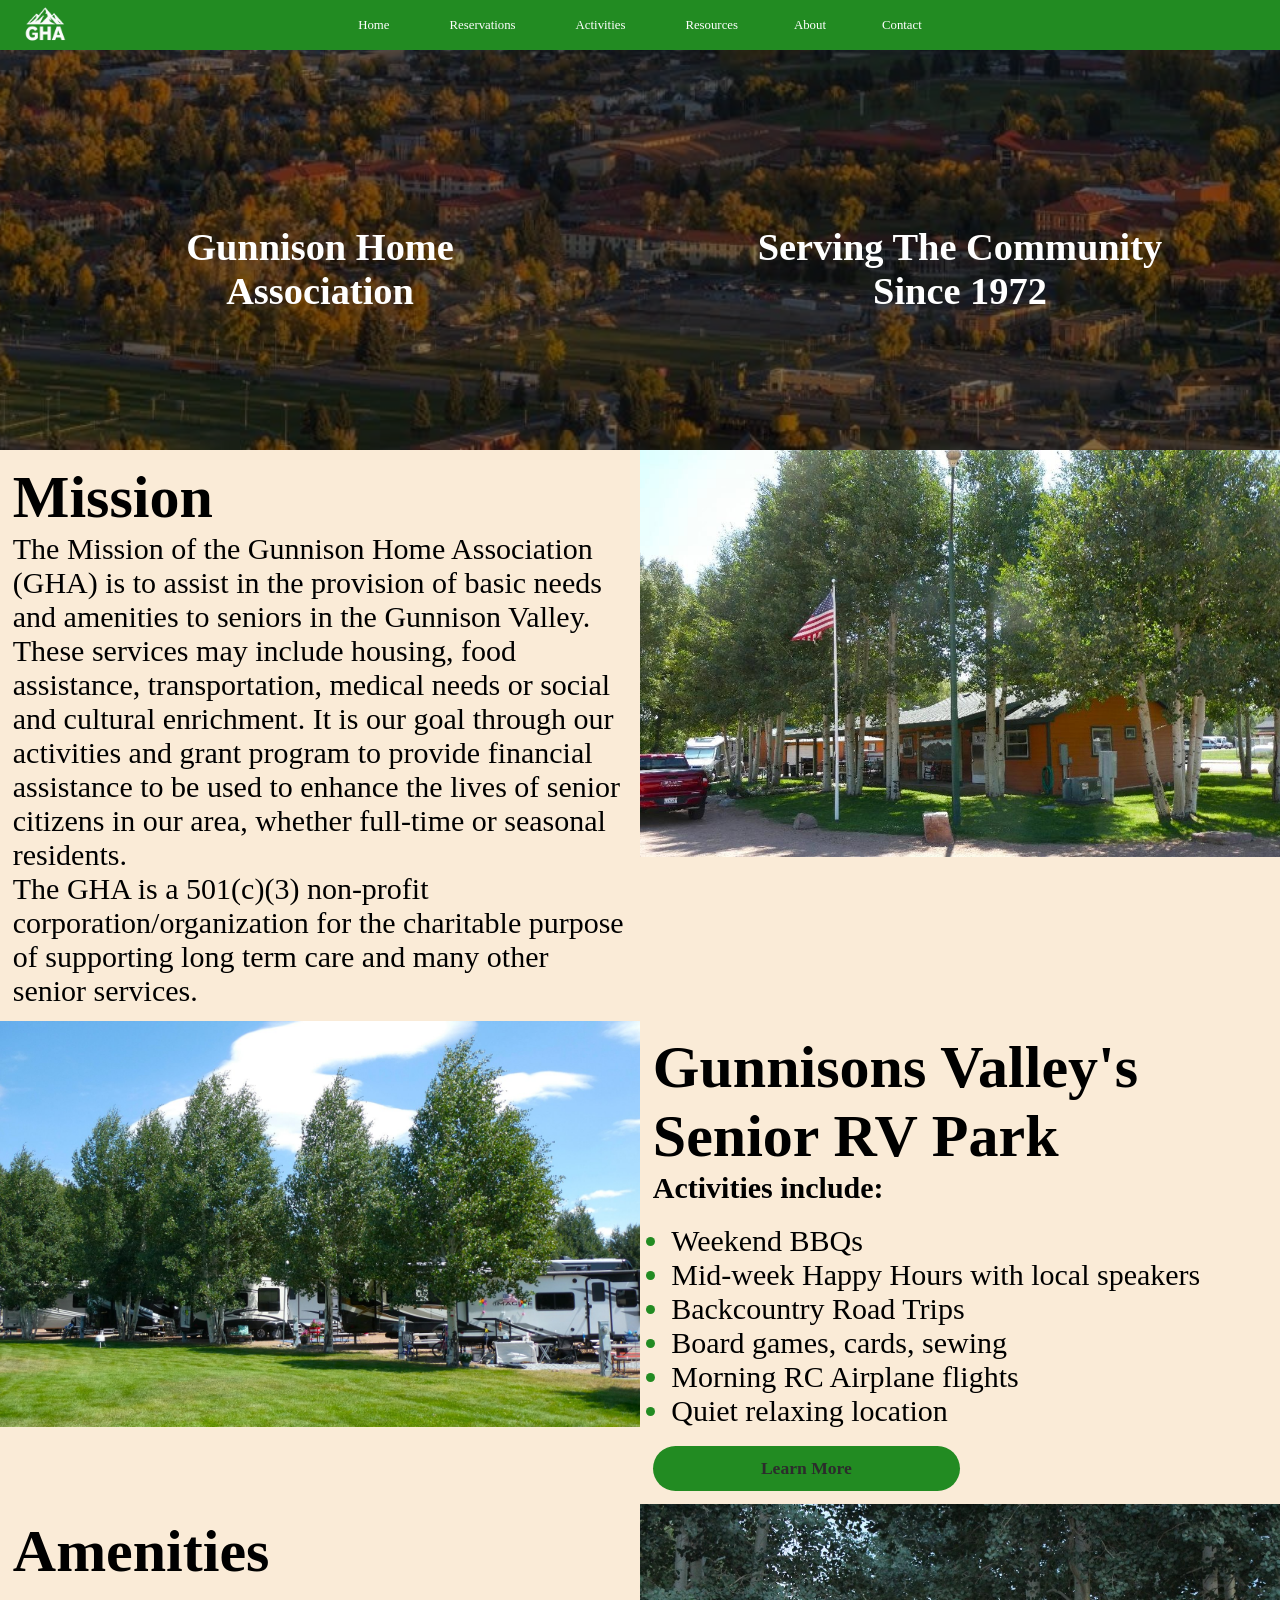
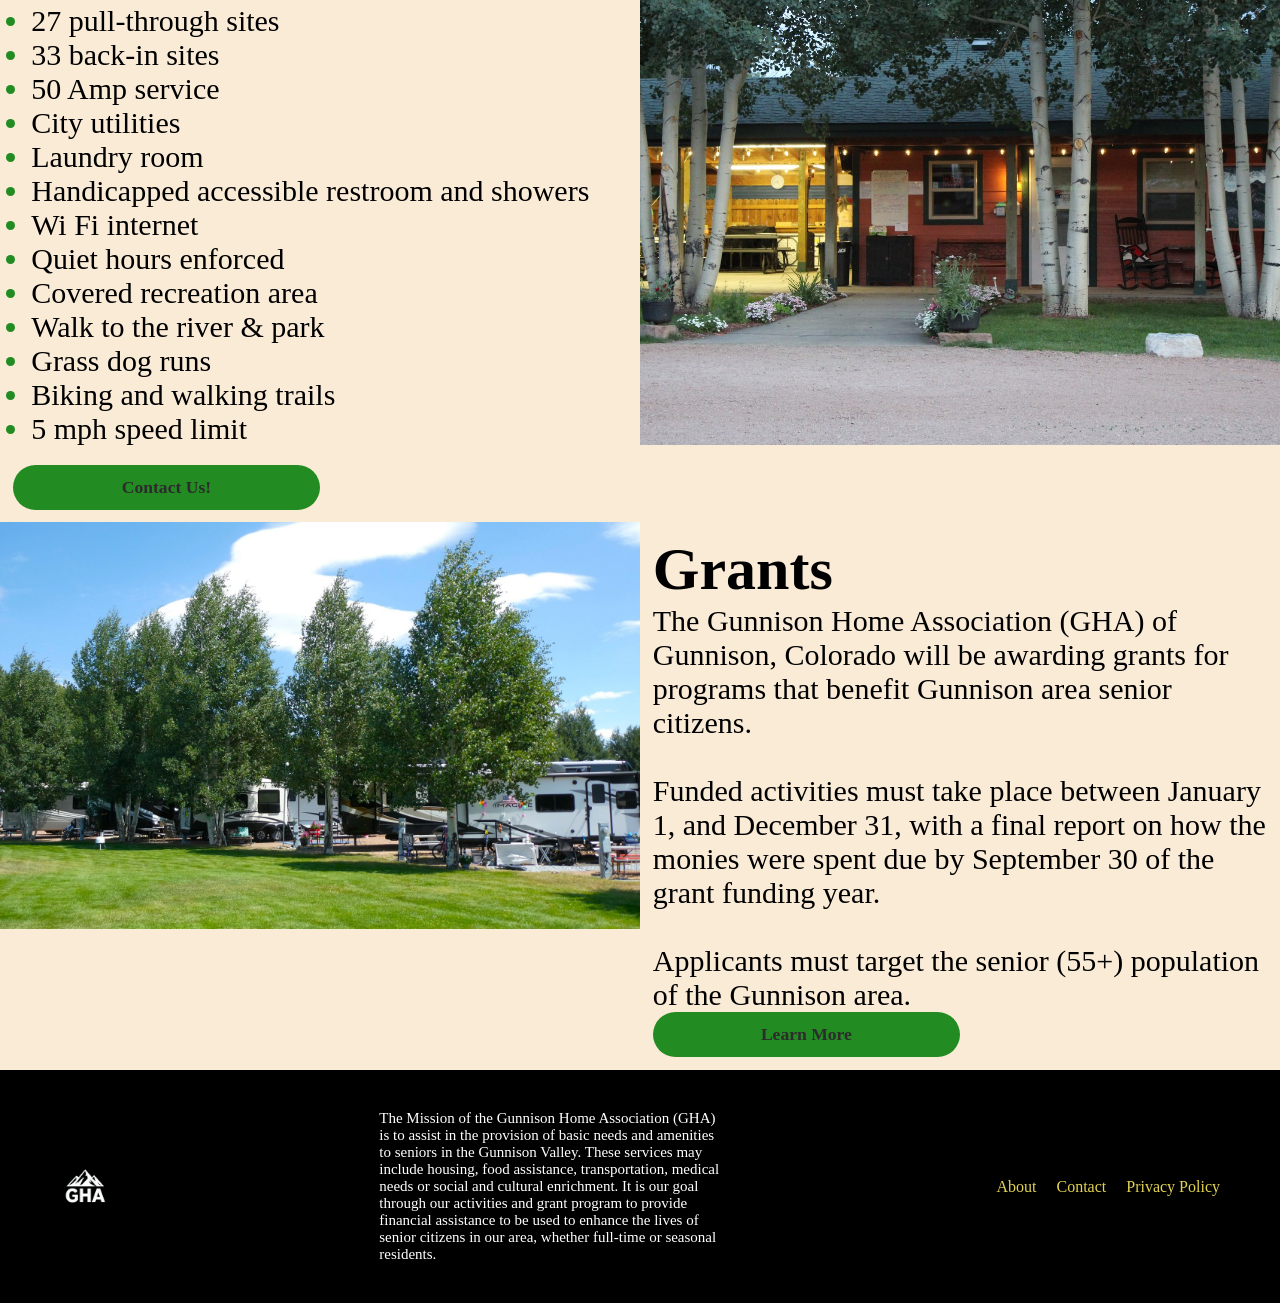
<file: index.html>
<!DOCTYPE html>
<html lang="en">
<head>
  <meta charset="UTF-8" />
  <meta name="viewport" content="width=device-width, initial-scale=1.0" />
  <title>Gunnison Home Association</title>
  <link rel="stylesheet" href="homeStyle.css" />
  <link rel="icon" href="homePhotos/ghaLogo.png">
  
</head>
<body>

  <nav class="navLinks">
    <div class="GHA_Logo"><img id="logo" src="homePhotos/ghaLogo.png"></div>
    
    <!-- Hamburger icon (mobile only) -->
    <button class="hamburger" onclick= toggleMenu()>&#9776;</button>

    <div class="center-links">
      <a href="index.html">Home</a>
      <a href="reservation.html">Reservations</a>
      <a href="activities.html">Activities</a>
      <a href="resources.html" class="active">Resources</a>
      <div class="dropdown">
        <button class="dropbtn">About
          <i class="fa fa-caret-down"></i> <!-- down arrow for drop down menu -->
        </button>
        <div class="dropdown-content">
          <a href="about.html">About Us</a>
          <a href="grants.html">Grants</a>
        </div>
      </div>
      <a href="contact.html">Contact</a>
    </div>

  </nav>
  
  <div class="HomeImage">
    <script src="script.js"></script>
    <img id="scrollImg" src="homePhotos/homepic2.jpg" alt="Home Image">
    <div class="top-left"><h1>Gunnison Home<br>Association</h1></div>
    <div class="top-right"><h1>Serving The Community<br>Since 1972</h1></div>

  </div>
  
  <div class="homeContentOne">
    <div class="homeText">
      <h1>Mission</h1>
      <p>The Mission of the Gunnison Home Association (GHA) is to assist in the provision of basic needs and amenities to seniors in the Gunnison Valley. These services may include housing, food assistance, transportation, medical needs or social and cultural enrichment. It is our goal through our activities and grant program to provide financial assistance to be used to enhance the lives of senior citizens in our area, whether full-time or seasonal residents.<br>
         The GHA is a 501(c)(3) non-profit corporation/organization for the charitable purpose of supporting long term care and many other senior services. 
      </p>
    </div>
    <div class="homeImageRight">
        <img src = "homePhotos/rightImage.jpg" alt="right image">
    </div>
  </div>

  <div class="homeContentTwo">
    <div class="homeImageLeft">
        <img src = "homePhotos/leftImage.jpg" alt="left image">
    </div>
    <div class="homeText">
      <h1>Gunnisons Valley's <br>Senior RV Park</h1>
      <b>Activities include:</b>
      <ul class = "activities">
          
          <li>Weekend BBQs</li>
          <li>Mid-week Happy Hours with local speakers</li>
          <li>Backcountry Road Trips</li>
          <li>Board games, cards, sewing</li>
          <li>Morning RC Airplane flights</li>
          <li>Quiet relaxing location</li>
        </ul>
        <a class = "standardButton" href="reservation.html">Learn More</a>
         
    </div>
  </div>

   <div class="homeContentThree">
      <div class="homeText">
        <h1>Amenities</h1>
        <ul class="amenities">
          <li>27 pull-through sites</li>
          <li>33 back-in sites</li>
          <li>50 Amp service</li>
          <li>City utilities</li>
          <li>Laundry room</li>
          <li>Handicapped accessible restroom and showers</li>
          <li>Wi Fi internet</li>
          <li>Quiet hours enforced</li>
          <li>Covered recreation area</li>
          <li>Walk to the river & park</li>
          <li>Grass dog runs</li>
          <li>Biking and walking trails</li>
          <li>5 mph speed limit</li>

        </ul>
        <a class = "standardButton" href="contact.html">Contact Us!</a>
      </div>
      <div class="homeImageRight">
          <img src = "homePhotos/officePhoto.JPG" alt="right image">
      </div>
    </div>
    

  <div class="homeContentFour">
    <div class="homeImageLeft">
        <img src = "homePhotos/leftImage.jpg" alt="left image">
    </div>
    <div class="homeText">
      <h1>Grants</h1>
      <p>The Gunnison Home Association (GHA) of Gunnison, Colorado will be awarding grants for programs 
        that benefit Gunnison area senior citizens.<br><br> Funded activities must take place between January 1, 
        and December 31, with a final report on how the monies were spent due by September 30 of the grant
        funding year.<br><br> Applicants must target the senior (55+) population of the Gunnison area.
      </p>
        <a class = "standardButton" href="grants.html">Learn More</a>   
    </div>
  </div>

  <!-- Footer Section -->
  <footer class="site-footer">
    <div class="footer-content">
      <div class="footer-logo">
        <img src="homePhotos/ghaLogo.png" alt="Logo" />
      </div>
      <div class="footer-text">
        <p>The Mission of the Gunnison Home Association (GHA) is to assist in the provision of basic needs and amenities to seniors in the Gunnison Valley. These services may include housing, food assistance, transportation, medical needs or social and cultural enrichment. It is our goal through our activities and grant program to provide financial assistance to be used to enhance the lives of senior citizens in our area, whether full-time or seasonal residents.
        </p>
      </div>
      <div class="footer-links">
        <a href="about.html">About</a>
        <a href="contact.html">Contact</a>
        <a href="privacypolicy.html">Privacy Policy</a>
      </div>
    </div>
  </footer>

<script src="script.js"></script>
</body>
</html>
</file>
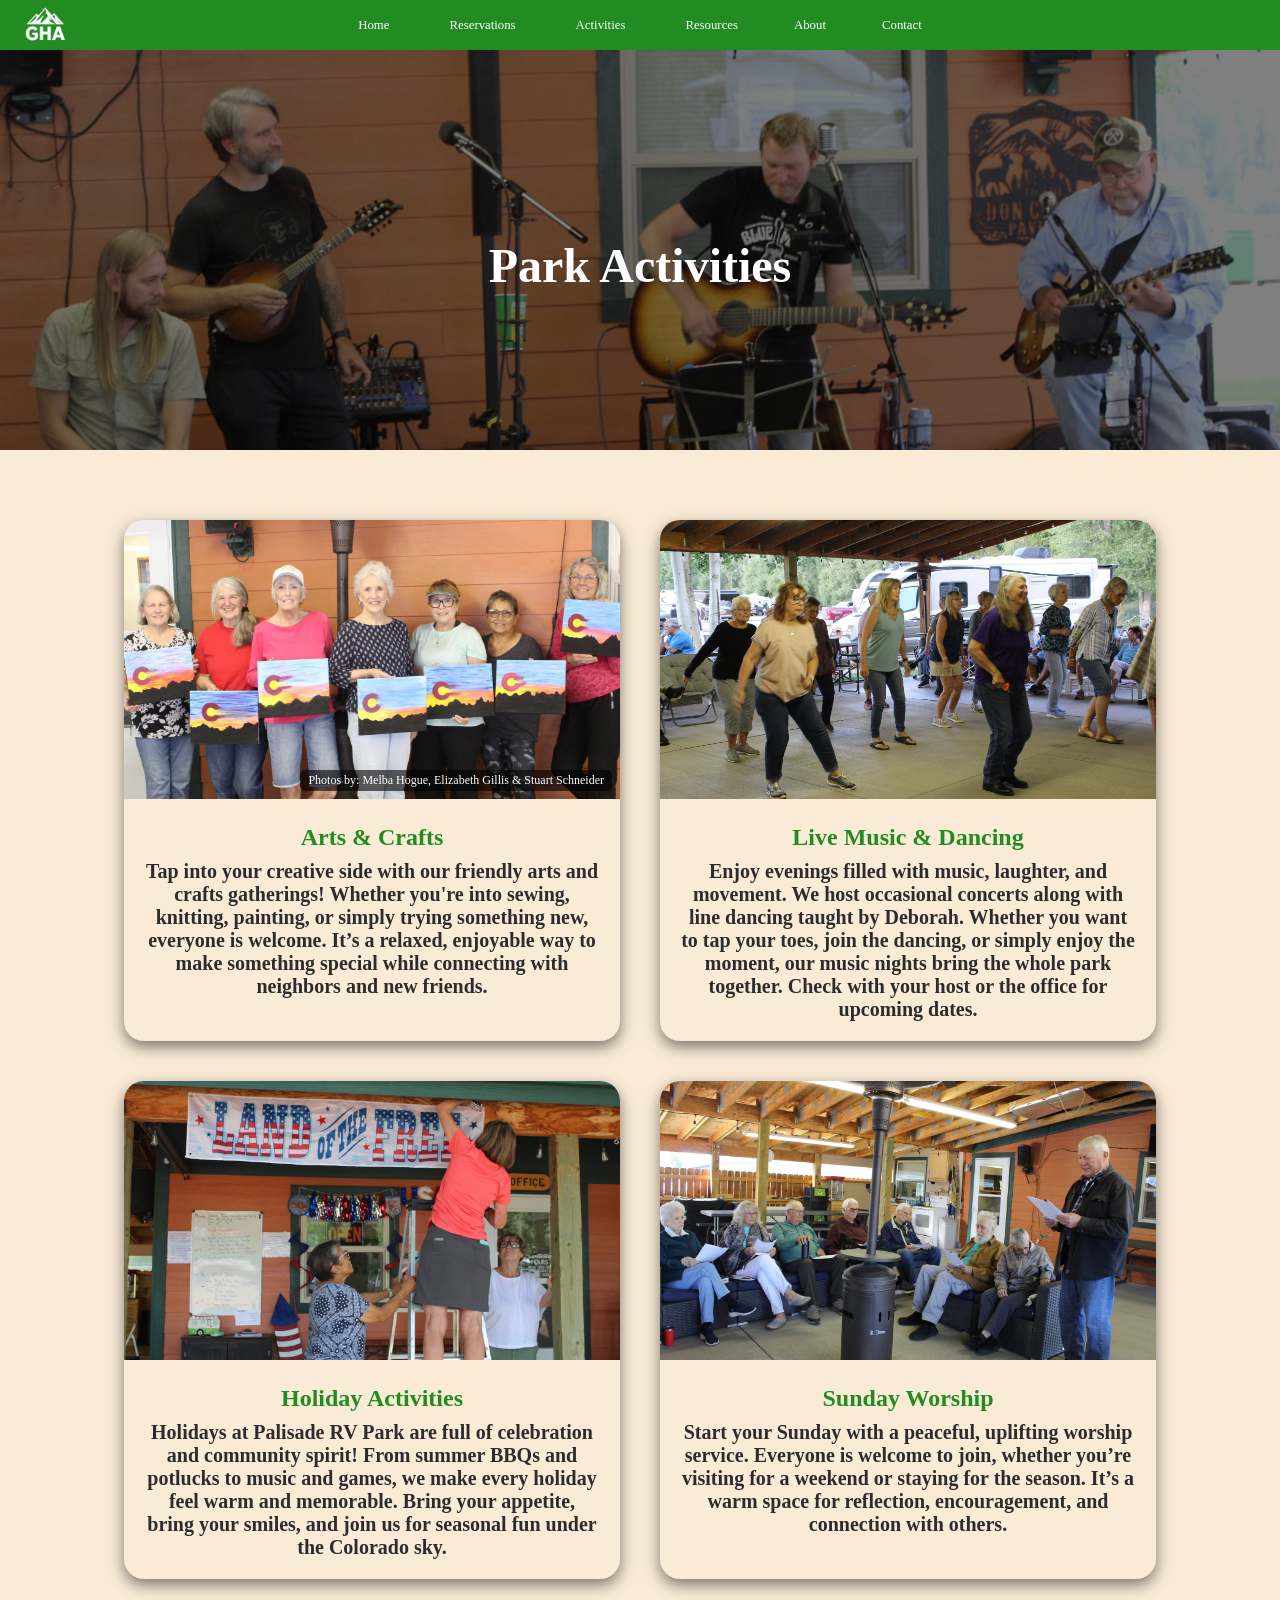
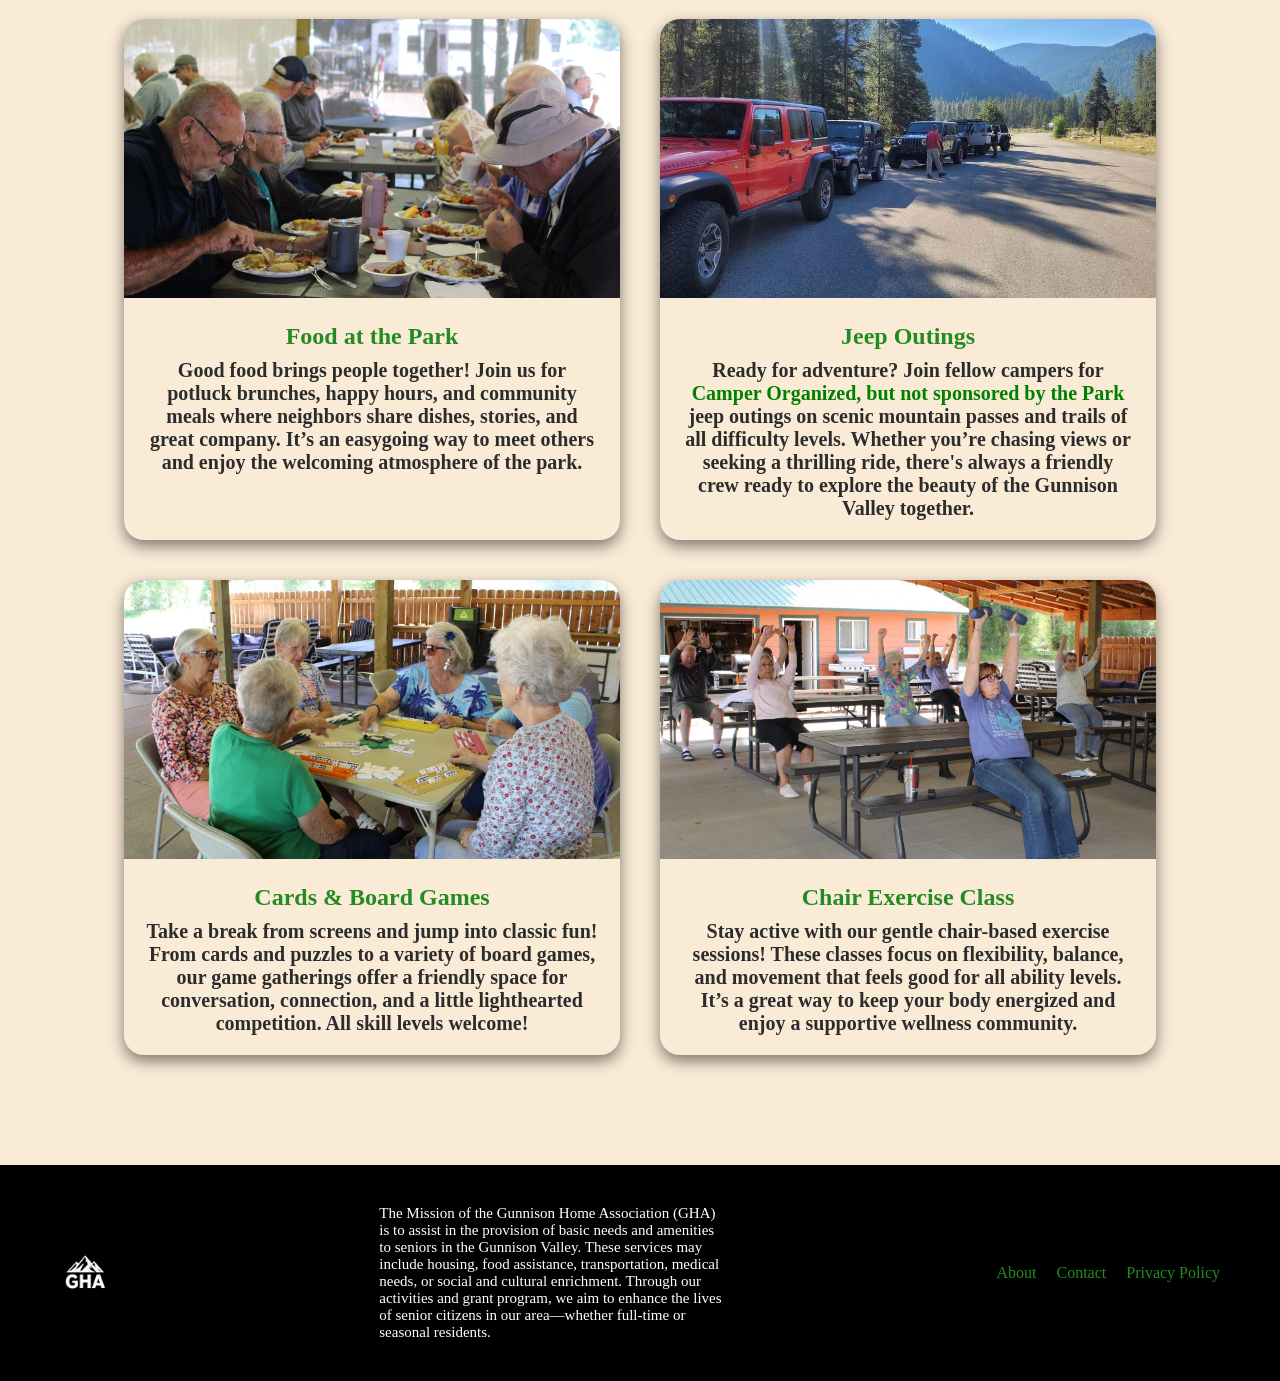
<file: activities.html>
<!DOCTYPE html>
<html lang="en">
<script src="script.js"></script>
<head>
  <meta charset="UTF-8" />
  <meta name="viewport" content="width=device-width, initial-scale=1.0" />
  <title>Gunnison Home Association Activities</title>
  <link rel="stylesheet" href="activitiesStyle.css" />
</head>

<body>

  <nav class="navLinks">
    <div class="GHA_Logo"><img id="logo" src="homePhotos/ghaLogo.png"></div>
    
    <button class="hamburger" onclick="toggleMenu()">&#9776;</button>

    <div class="center-links">
      <a href="index.html">Home</a>
      <a href="reservation.html">Reservations</a>
      <a href="activities.html" class="active">Activities</a>
      <a href="resources.html">Resources</a>
      <div class="dropdown">
        <button class="dropbtn">About</button>
        <div class="dropdown-content">
          <a href="about.html">About Us</a>
          <a href="grants.html">Grants</a>
        </div>
      </div>
      <a href="contact.html">Contact</a>
    </div>
  </nav>

  <div class="activityImage">
    <img id="scrollImg" src="activityPhotos/skipMusic.JPG" alt="Activity Image">
    <div class="imageTextMiddle"><h1>Park Activities</h1></div>
  </div>

  <div class="activities">

    <div class="object-row">

      <div class="object">
        <div class="object-img">
          <img src="activityPhotos/2025 - Craft_IMG_1478.JPG">
          <span class="credit">Photos by: Melba Hogue, Elizabeth Gillis & Stuart Schneider</span>
        </div>
        <div class="objectText">
          <h1>Arts & Crafts</h1>
          <b>
            Tap into your creative side with our friendly arts and crafts gatherings! Whether you're into sewing, knitting, painting, or simply trying something new, everyone is welcome. It’s a relaxed, enjoyable way to make something special while connecting with neighbors and new friends.
          </b>
        </div>
      </div>

      <div class="object">
        <div class="object-img">
          <img src="activityPhotos/2025 - Concerts by Len_IMG_3801.JPG">
        </div>
        <div class="objectText">
          <h1>Live Music & Dancing</h1>
          <b>
            Enjoy evenings filled with music, laughter, and movement. We host occasional concerts along with line dancing taught by Deborah. Whether you want to tap your toes, join the dancing, or simply enjoy the moment, our music nights bring the whole park together. Check with your host or the office for upcoming dates.
          </b>
        </div>
      </div>

    </div>

    <div class="object-row">

      <div class="object">
        <div class="object-img">
          <img src="activityPhotos/2025 - July 4th_IMG_1839.JPG">
        </div>
        <div class="objectText">
          <h1>Holiday Activities</h1>
          <b>
            Holidays at Palisade RV Park are full of celebration and community spirit! From summer BBQs and potlucks to music and games, we make every holiday feel warm and memorable. Bring your appetite, bring your smiles, and join us for seasonal fun under the Colorado sky.
          </b>
        </div>
      </div>
      
      <div class="object">
        <div class="object-img">
          <img src="activityPhotos/2025 - Sunday Worship_IMG_3951.JPG">
        </div>
        <div class="objectText">
          <h1>Sunday Worship</h1>
          <b>
            Start your Sunday with a peaceful, uplifting worship service. Everyone is welcome to join, whether you’re visiting for a weekend or staying for the season. It’s a warm space for reflection, encouragement, and connection with others.
          </b>
        </div>
      </div>

    </div>

    <div class="object-row">

      <div class="object">
        <div class="object-img">
          <img src="activityPhotos/2025 - Saturday Brunch_IMG_3001.JPG">
        </div>
        <div class="objectText">
          <h1>Food at the Park</h1>
          <b>
            Good food brings people together! Join us for potluck brunches, happy hours, and community meals where neighbors share dishes, stories, and great company. It’s an easygoing way to meet others and enjoy the welcoming atmosphere of the park.
          </b>
        </div>
      </div>

      <div class="object">
        <div class="object-img">
          <img src="activityPhotos/2025 - jeep ride 5_n.jpg">
        </div>
        <div class="objectText">
          <h1>Jeep Outings</h1>
          <b>
            Ready for adventure? Join fellow campers for <strong style="color: green;">Camper Organized, but not sponsored by the Park</strong> jeep outings on scenic mountain passes and trails of all difficulty levels. Whether you’re chasing views or seeking a thrilling ride, there's always a friendly crew ready to explore the beauty of the Gunnison Valley together.
          </b>
        </div>
      </div>

    </div>

    <div class="object-row">

      <div class="object">
        <div class="object-img">
          <img src="activityPhotos/2025 - Games_IMG_1672.JPG">
        </div>
        <div class="objectText">
          <h1>Cards & Board Games</h1>
          <b>
            Take a break from screens and jump into classic fun! From cards and puzzles to a variety of board games, our game gatherings offer a friendly space for conversation, connection, and a little lighthearted competition. All skill levels welcome!
          </b>
        </div>
      </div>

      <div class="object">
        <div class="object-img">
          <img src="activityPhotos/2025 - Chair Exercise_IMG_2715.JPG">
        </div>
        <div class="objectText">
          <h1>Chair Exercise Class</h1>
          <b>
            Stay active with our gentle chair-based exercise sessions! These classes focus on flexibility, balance, and movement that feels good for all ability levels. It’s a great way to keep your body energized and enjoy a supportive wellness community.
          </b>
        </div>
      </div>

    </div>

  </div>

  <footer class="site-footer">
    <div class="footer-content">
      <div class="footer-logo">
        <img src="homePhotos/ghaLogo.png" alt="Logo" />
      </div>
      <div class="footer-text">
        <p>
          The Mission of the Gunnison Home Association (GHA) is to assist in the provision of basic needs and amenities to seniors in the Gunnison Valley. These services may include housing, food assistance, transportation, medical needs, or social and cultural enrichment. Through our activities and grant program, we aim to enhance the lives of senior citizens in our area—whether full-time or seasonal residents.
        </p>
      </div>
      <div class="footer-links">
        <a href="about.html">About</a>
        <a href="contact.html">Contact</a>
        <a href="privacypolicy.html">Privacy Policy</a>
      </div>
    </div>
  </footer>

</body>
</html>
</file>
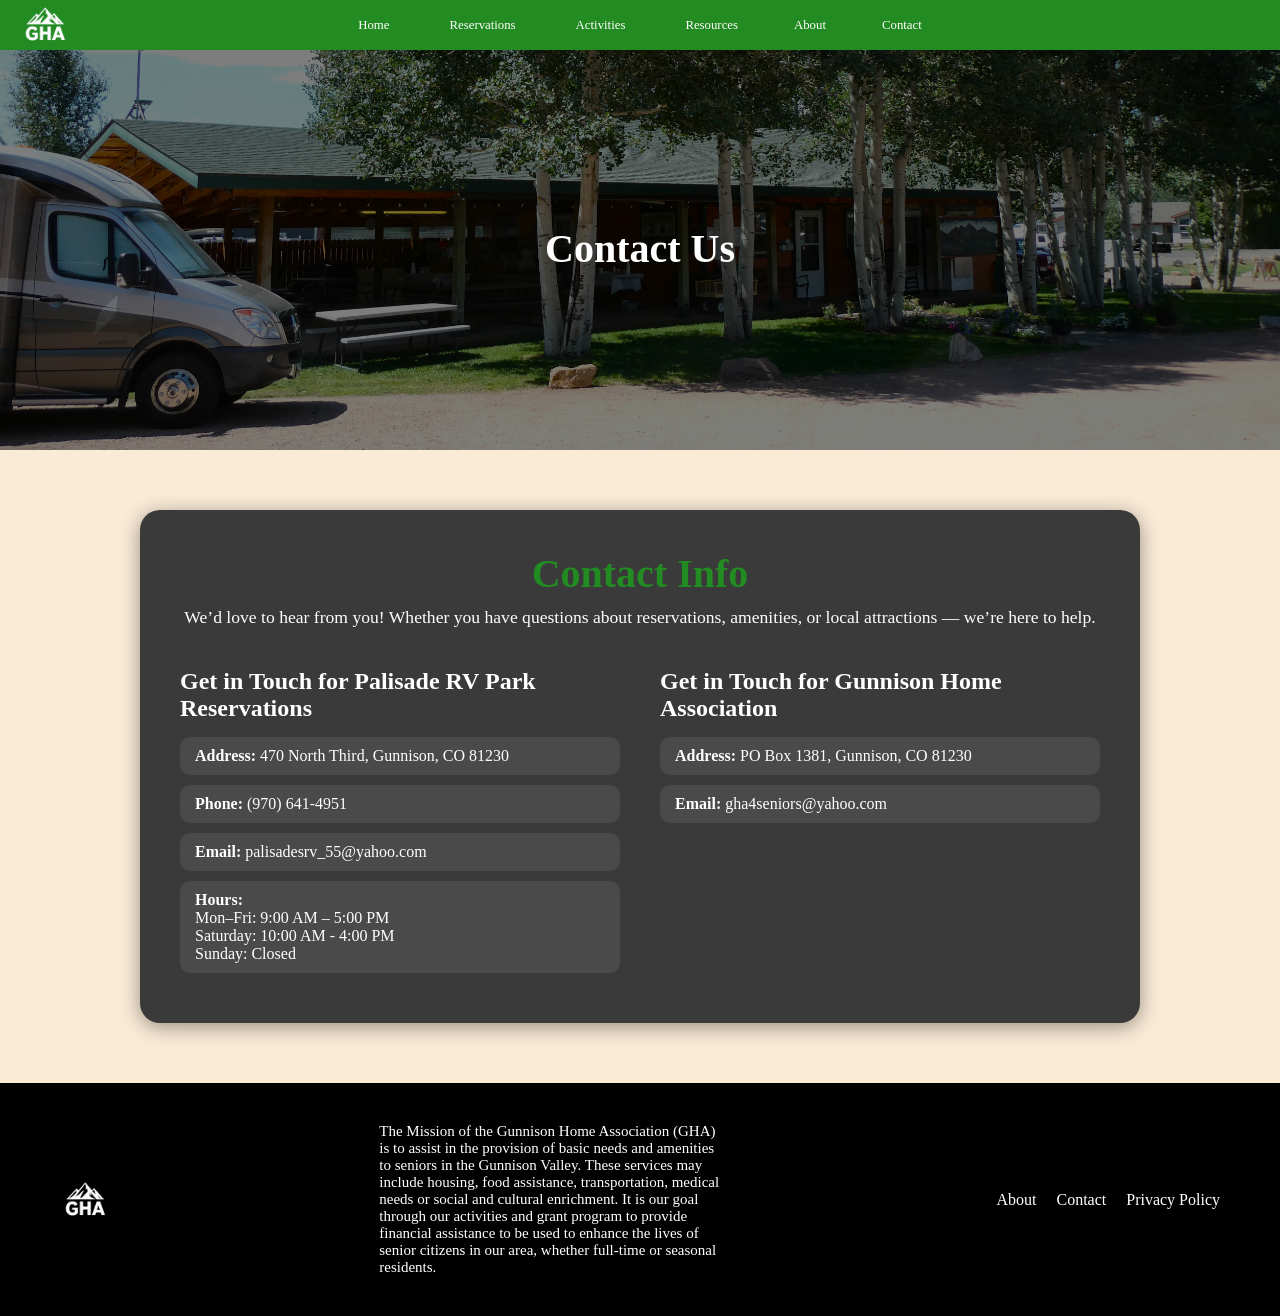
<file: contact.html>
<!DOCTYPE html>
<html lang="en">
<head>
  <meta charset="UTF-8" />
  <meta name="viewport" content="width=device-width, initial-scale=1.0" />
  <title>Contact Us | Gunnison RV Park</title>
  <link rel="stylesheet" href="contactStyle.css" />
</head>
<body>
 <nav class="navLinks">
    <div class="GHA_Logo"><img id="logo" src="homePhotos/ghaLogo.png"></div>
    
    <!-- Hamburger icon (mobile only) -->
    <button class="hamburger" onclick= toggleMenu()>&#9776;</button>

   <div class="center-links">
      <a href="index.html">Home</a>
      <a href="reservation.html">Reservations</a>
      <a href="activities.html">Activities</a>
      <a href="resources.html" class="active">Resources</a>
      <div class="dropdown">
        <button class="dropbtn">About
          <i class="fa fa-caret-down"></i> <!-- down arrow for drop down menu -->
        </button>
        <div class="dropdown-content">
          <a href="about.html">About Us</a>
          <a href="grants.html">Grants</a>
        </div>
      </div>
      <a href="contact.html">Contact</a>
    </div>
   
  </nav>

  <div class="contactUsImage">
    <script src="script.js"></script>
    <img id="scrollImg" src="contacImages/P1030145.JPG" alt="Contact Image">
    <div class="imageTextMiddle"><h1>Contact Us</h1></div>
  </div>
  

  <section class="contact-section">
    <div class="contact-container">
      <h1>Contact Info</h1>
      <p>We’d love to hear from you! Whether you have questions about reservations, amenities, or local attractions — we’re here to help.</p>

      <div class="contact-content">
        <div class="contact-info">
          <h2>Get in Touch for Palisade RV Park Reservations</h2>
          <ul>
            <li><strong>Address:</strong> 470 North Third, Gunnison, CO 81230</li>
            <li><strong>Phone:</strong> (970) 641-4951</li>
            <li><strong>Email:</strong> palisadesrv_55@yahoo.com</li>
            <li><strong>Hours:</strong> <br>Mon–Fri: 9:00 AM – 5:00 PM<br>
                                        Saturday: 10:00 AM - 4:00 PM<br>
                                        Sunday: Closed</li>
          </ul>
        </div>

        <div class="contact-info">
          <h2>Get in Touch for Gunnison Home Association</h2>
          <ul>
            <li><strong>Address:</strong> PO Box 1381, Gunnison, CO 81230</li>
            <li><strong>Email:</strong> gha4seniors@yahoo.com</li>
          </ul>
        </div>
    </div>
  </section>


   <!-- Footer Section -->
  <footer class="site-footer">
    <div class="footer-content">
      <div class="footer-logo">
        <img src="homePhotos/ghaLogo.png" alt="Logo" />
      </div>
      <div class="footer-text">
        <p>The Mission of the Gunnison Home Association (GHA) is to assist in the provision of basic needs and amenities to seniors in the Gunnison Valley. These services may include housing, food assistance, transportation, medical needs or social and cultural enrichment. It is our goal through our activities and grant program to provide financial assistance to be used to enhance the lives of senior citizens in our area, whether full-time or seasonal residents.
        </p>
      </div>
      <div class="footer-links">
        <a href="about.html">About</a>
        <a href="contact.html">Contact</a>
        <a href="privacypolicy.html">Privacy Policy</a>
      </div>
    </div>
  </footer>

</body>
</html>
</file>
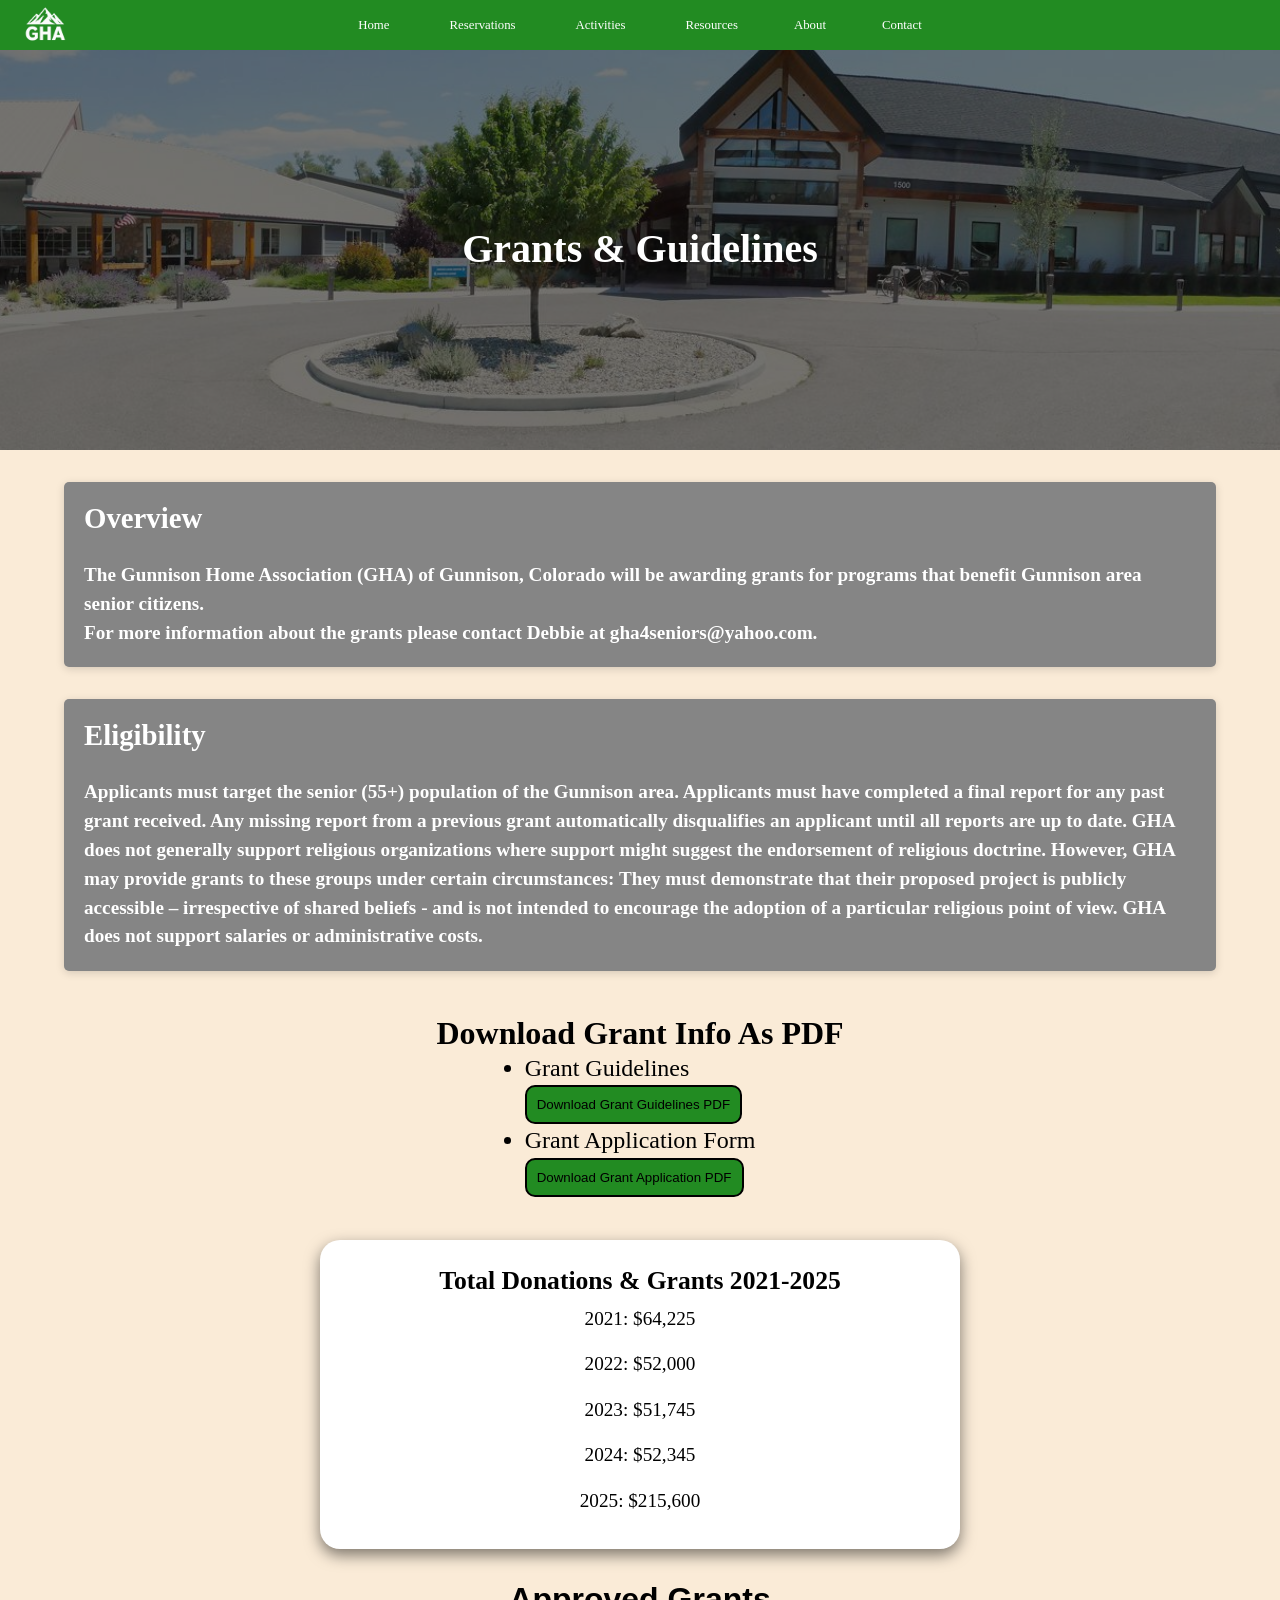
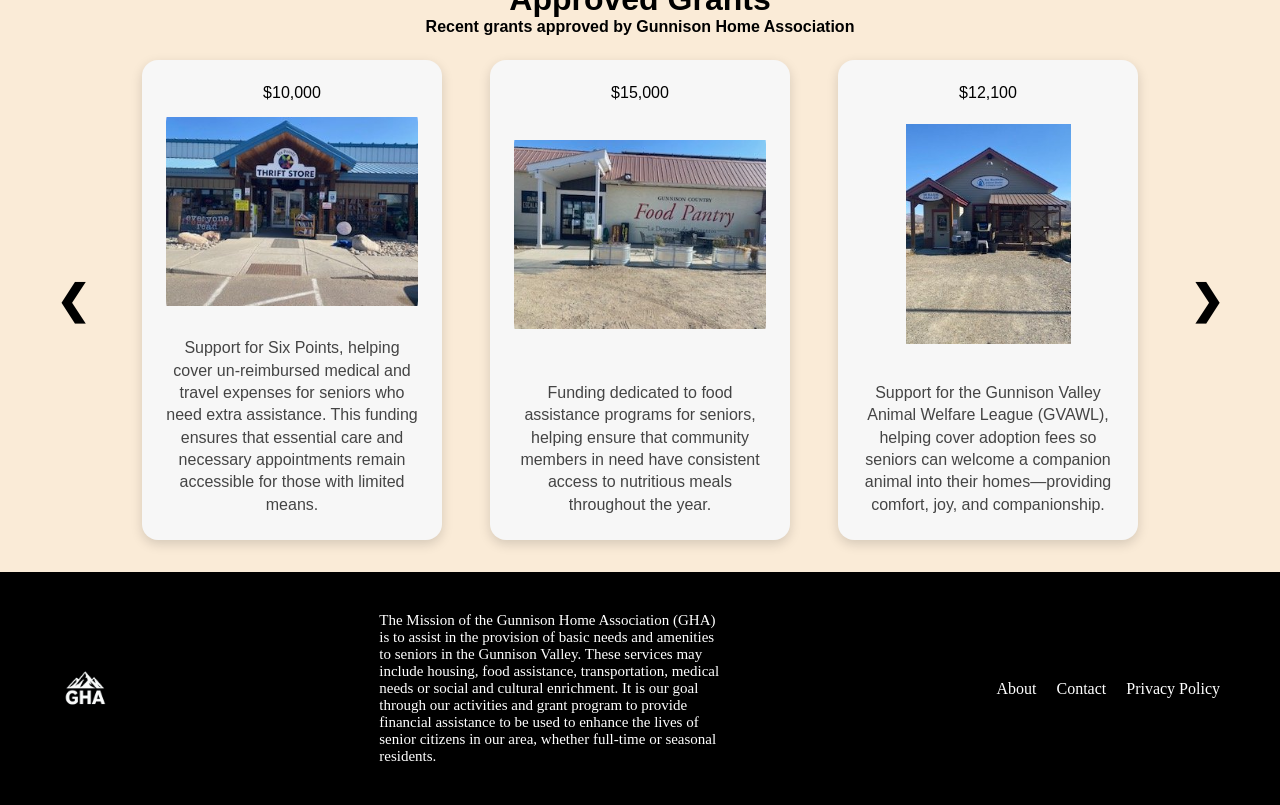
<file: grants.html>
<!DOCTYPE html>
<html lang="en">
<head>
  <meta charset="UTF-8" />
  <meta name="viewport" content="width=device-width, initial-scale=1.0" />
  <title>Gunnison Home Association About</title>
  <link rel="stylesheet" href="grantStyle.css" />
  
</head>
<body>

  <nav class="navLinks">
    <div class="GHA_Logo"><img id="logo" src="homePhotos/ghaLogo.png"></div>
    
    <!-- Hamburger icon (mobile only) -->
    <button class="hamburger" onclick= toggleMenu()>&#9776;</button>

    <div class="center-links">
      <a href="index.html">Home</a>
      <a href="reservation.html">Reservations</a>
      <a href="activities.html">Activities</a>
      <a href="resources.html" class="active">Resources</a>
      <div class="dropdown">
        <button class="dropbtn">About
          <i class="fa fa-caret-down"></i> <!-- down arrow for drop down menu -->
        </button>
        <div class="dropdown-content">
          <a href="about.html">About Us</a>
          <a href="grants.html">Grants</a>
        </div>
      </div>
      <a href="contact.html">Contact</a>
    </div>

  </nav>

  <div class="grantImage">
    
    <img id="scrollImg" src="aboutPhotos/aboutPic.jpg" alt="About Image">
    <div class="imageTextMiddle"><h1>Grants & Guidelines</h1></div>

  </div>

  <div class="overview-eligibility-container">
  <div class="overview-obj">
    <div class="overview-text">
      <h1>Overview</h1><br>
      <b>
        The Gunnison Home Association (GHA) of Gunnison, Colorado will be awarding grants for programs that benefit Gunnison area senior citizens.  <br>For more information about the grants please contact Debbie at gha4seniors@yahoo.com. 
      </b>
    </div>
  </div>

    <div class="eligibility-obj">
        <div class="eligibility-text">
        <h1>Eligibility</h1><br>
        <b>
            Applicants must target the senior (55+) population of the Gunnison area.
            Applicants must have completed a final report for any past grant received.  Any missing report from a previous grant automatically disqualifies an applicant until all reports are up to date.    
            GHA does not generally support religious organizations where support might suggest the endorsement of religious doctrine.  However, GHA may provide grants to these groups under certain circumstances:   They must demonstrate that their proposed project is publicly accessible – irrespective of shared beliefs - and is not intended to encourage the adoption of a particular religious point of view.    
            GHA does not support salaries or administrative costs.

        </b>
        </div>
    </div>

    <div class="downloadGrantInfo">
        <h1>Download Grant Info As PDF</h1>
        <ul>
          <li>Grant Guidelines<br>        
          <button class="standardButton downloadBtn" data-download="guidelines" onclick="downloadPDF(this)">Download Grant Guidelines PDF</button></li>

          <li>Grant Application Form<br>
            <button class="standardButton downloadBtn" data-download='application'  onclick="downloadPDF(this)">Download Grant Application PDF</button></li>
        </ul>
  
    </div>
  </div>

  <div class="approvedGrantsDonations">
    <h1>Total Donations & Grants 2021-2025</h1>
    <ul>
      <li>2021: $64,225</li>
      <li>2022: $52,000</li>
      <li>2023: $51,745</li>
      <li>2024: $52,345</li>
      <li>2025: $215,600</li>
    </ul>
  </div>

  <div class="grants-obj">
    <div class="grants-header">
      <h1>Approved Grants</h1>
      <b>Recent grants approved by Gunnison Home Association</b>
    </div>

    <div class="grants-slides">
      <a class="prev" onclick="plusGrantSlides(-1)">&#10094;</a>

      <div class="grant-obj-1">
        <p class="grant-amount"></p>
        <img class="grantImg">
        <p class="grantBlurb"></p>
      </div>

      <div class="grant-obj-2">
        <p class="grant-amount"></p>
        <img class="grantImg">
        <p class="grantBlurb"></p>
      </div>

      <div class="grant-obj-3">
        <p class="grant-amount"></p>
        <img class="grantImg">
        <p class="grantBlurb"></p>
      </div>

      <a class="next" onclick="plusGrantSlides(1)">&#10095;</a>
    </div>
</div>



 <!-- Footer Section -->
  <footer class="site-footer">
    <div class="footer-content">
      <div class="footer-logo">
        <img src="homePhotos/ghaLogo.png" alt="Logo" />
      </div>
      <div class="footer-text">
        <p>The Mission of the Gunnison Home Association (GHA) is to assist in the provision of basic needs and amenities to seniors in the Gunnison Valley. These services may include housing, food assistance, transportation, medical needs or social and cultural enrichment. It is our goal through our activities and grant program to provide financial assistance to be used to enhance the lives of senior citizens in our area, whether full-time or seasonal residents.
        </p>
      </div>
      <div class="footer-links">
        <a href="about.html">About</a>
        <a href="contact.html">Contact</a>
        <a href="privacypolicy.html">Privacy Policy</a>
      </div>
    </div>
  </footer>


  <script src="script.js"></script>


</body>
</file>
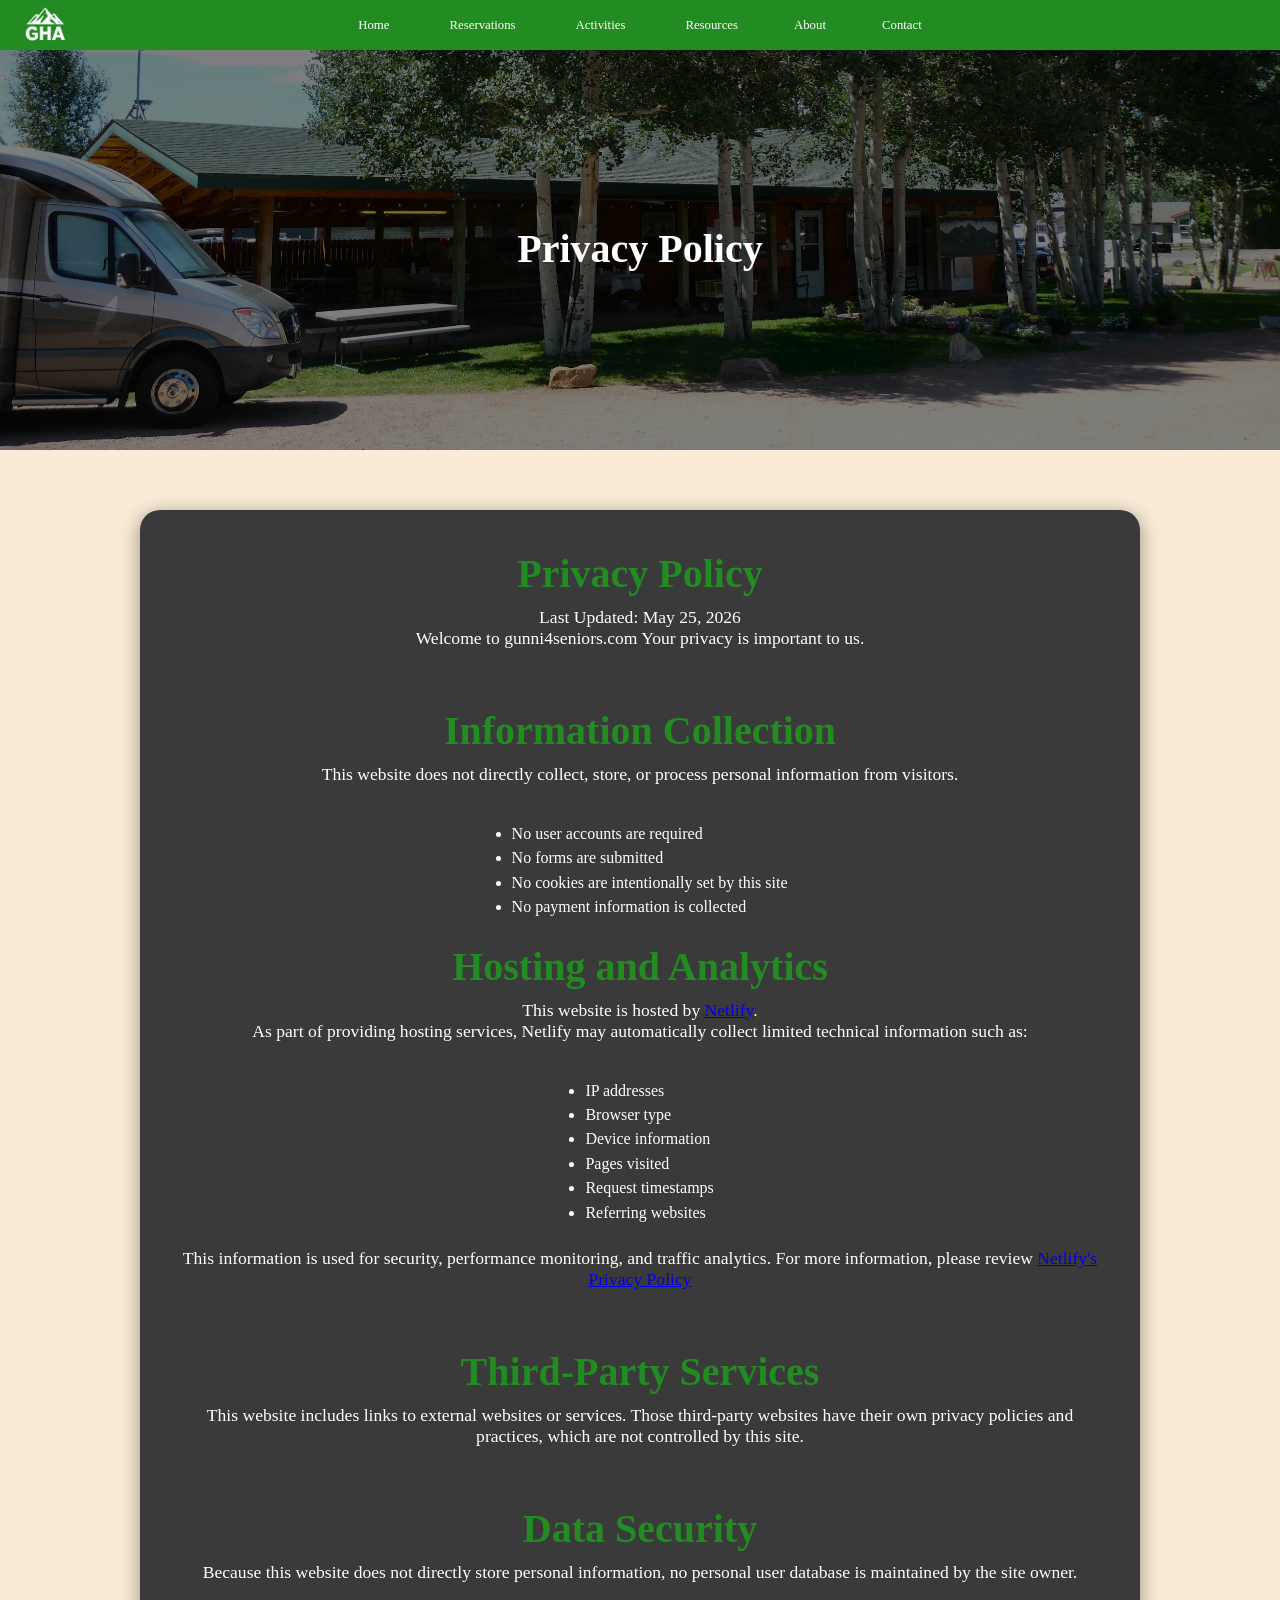
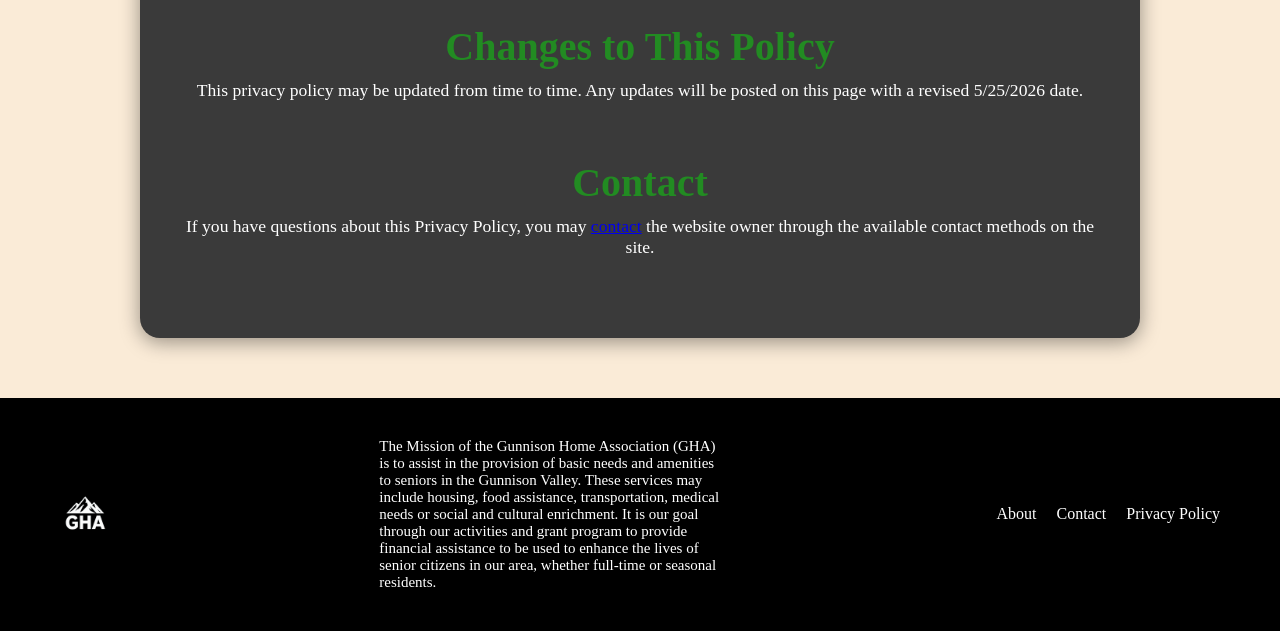
<file: privacypolicy.html>
<!DOCTYPE html>
<html lang="en">
<head>
  <meta charset="UTF-8" />
  <meta name="viewport" content="width=device-width, initial-scale=1.0" />
  <title>Privacy Policy | Gunnison RV Park</title>
  <link rel="stylesheet" href="privacypolicy.css" />
</head>
<body>
 <nav class="navLinks">
    <div class="GHA_Logo"><img id="logo" src="homePhotos/ghaLogo.png"></div>
    
    <!-- Hamburger icon (mobile only) -->
    <button class="hamburger" onclick= toggleMenu()>&#9776;</button>

   <div class="center-links">
      <a href="index.html">Home</a>
      <a href="reservation.html">Reservations</a>
      <a href="activities.html">Activities</a>
      <a href="resources.html" class="active">Resources</a>
      <div class="dropdown">
        <button class="dropbtn">About
          <i class="fa fa-caret-down"></i> <!-- down arrow for drop down menu -->
        </button>
        <div class="dropdown-content">
          <a href="about.html">About Us</a>
          <a href="grants.html">Grants</a>
        </div>
      </div>
      <a href="contact.html">Contact</a>
    </div>
   
  </nav>

  <div class="privacyUsImage">
    <script src="script.js"></script>
    <img id="scrollImg" src="contacImages/P1030145.JPG" alt="Contact Image">
    <div class="imageTextMiddle"><h1>Privacy Policy</h1></div>
  </div>
  

  <section class="privacy-section">
    <div class="privacy-container">
      <h1>Privacy Policy</h1>
      <p>Last Updated: May 25, 2026<br>Welcome to gunni4seniors.com Your privacy is important to us.</p><br>
      <h1>Information Collection</h1>
      <p>This website does not directly collect, store, or process personal information from visitors.</p>
      <ul>
        <li>No user accounts are required</li>
        <li>No forms are submitted</li>
        <li>No cookies are intentionally set by this site</li>
        <li>No payment information is collected</li>
      </ul>
      <h1>Hosting and Analytics</h1>
      <p>This website is hosted by <a href="https://www.netlify.com/privacy/" target="_blank" rel="noopener noreferrer">Netlify</a>.<br>
        As part of providing hosting services, Netlify may automatically collect limited technical information such as:</p>
      <ul>
        <li>IP addresses</li>
        <li>Browser type</li>
        <li>Device information</li>
        <li>Pages visited</li>
        <li>Request timestamps</li>
        <li>Referring websites</li>
      </ul>
      <p>This information is used for security, performance monitoring, and traffic analytics.
        For more information, please review <a href="https://www.netlify.com/privacy/" target="_blank" rel="noopener noreferrer">Netlify's Privacy Policy</a></p><br>
      <h1>Third-Party Services</h1>
      <p>This website includes links to external websites or services. Those third-party websites have their own privacy policies and practices, which are not controlled by this site.</p><br>
      <h1>Data Security</h1>
      <p>Because this website does not directly store personal information, no personal user database is maintained by the site owner.</p>
      <h1>Changes to This Policy</h1>
      <p>This privacy policy may be updated from time to time. Any updates will be posted on this page with a revised 5/25/2026 date.</p><br>
      <h1>Contact</h1>
      <p>If you have questions about this Privacy Policy, you may <a href="contact.html">contact</a> the website owner through the available contact methods on the site.</p>
  </section>


   <!-- Footer Section -->
  <footer class="site-footer">
    <div class="footer-content">
      <div class="footer-logo">
        <img src="homePhotos/ghaLogo.png" alt="Logo" />
      </div>
      <div class="footer-text">
        <p>The Mission of the Gunnison Home Association (GHA) is to assist in the provision of basic needs and amenities to seniors in the Gunnison Valley. These services may include housing, food assistance, transportation, medical needs or social and cultural enrichment. It is our goal through our activities and grant program to provide financial assistance to be used to enhance the lives of senior citizens in our area, whether full-time or seasonal residents.
        </p>
      </div>
      <div class="footer-links">
        <a href="about.html">About</a>
        <a href="contact.html">Contact</a>
        <a href="privacypolicy.html">Privacy Policy</a>
      </div>
    </div>
  </footer>

</body>
</html>
</file>
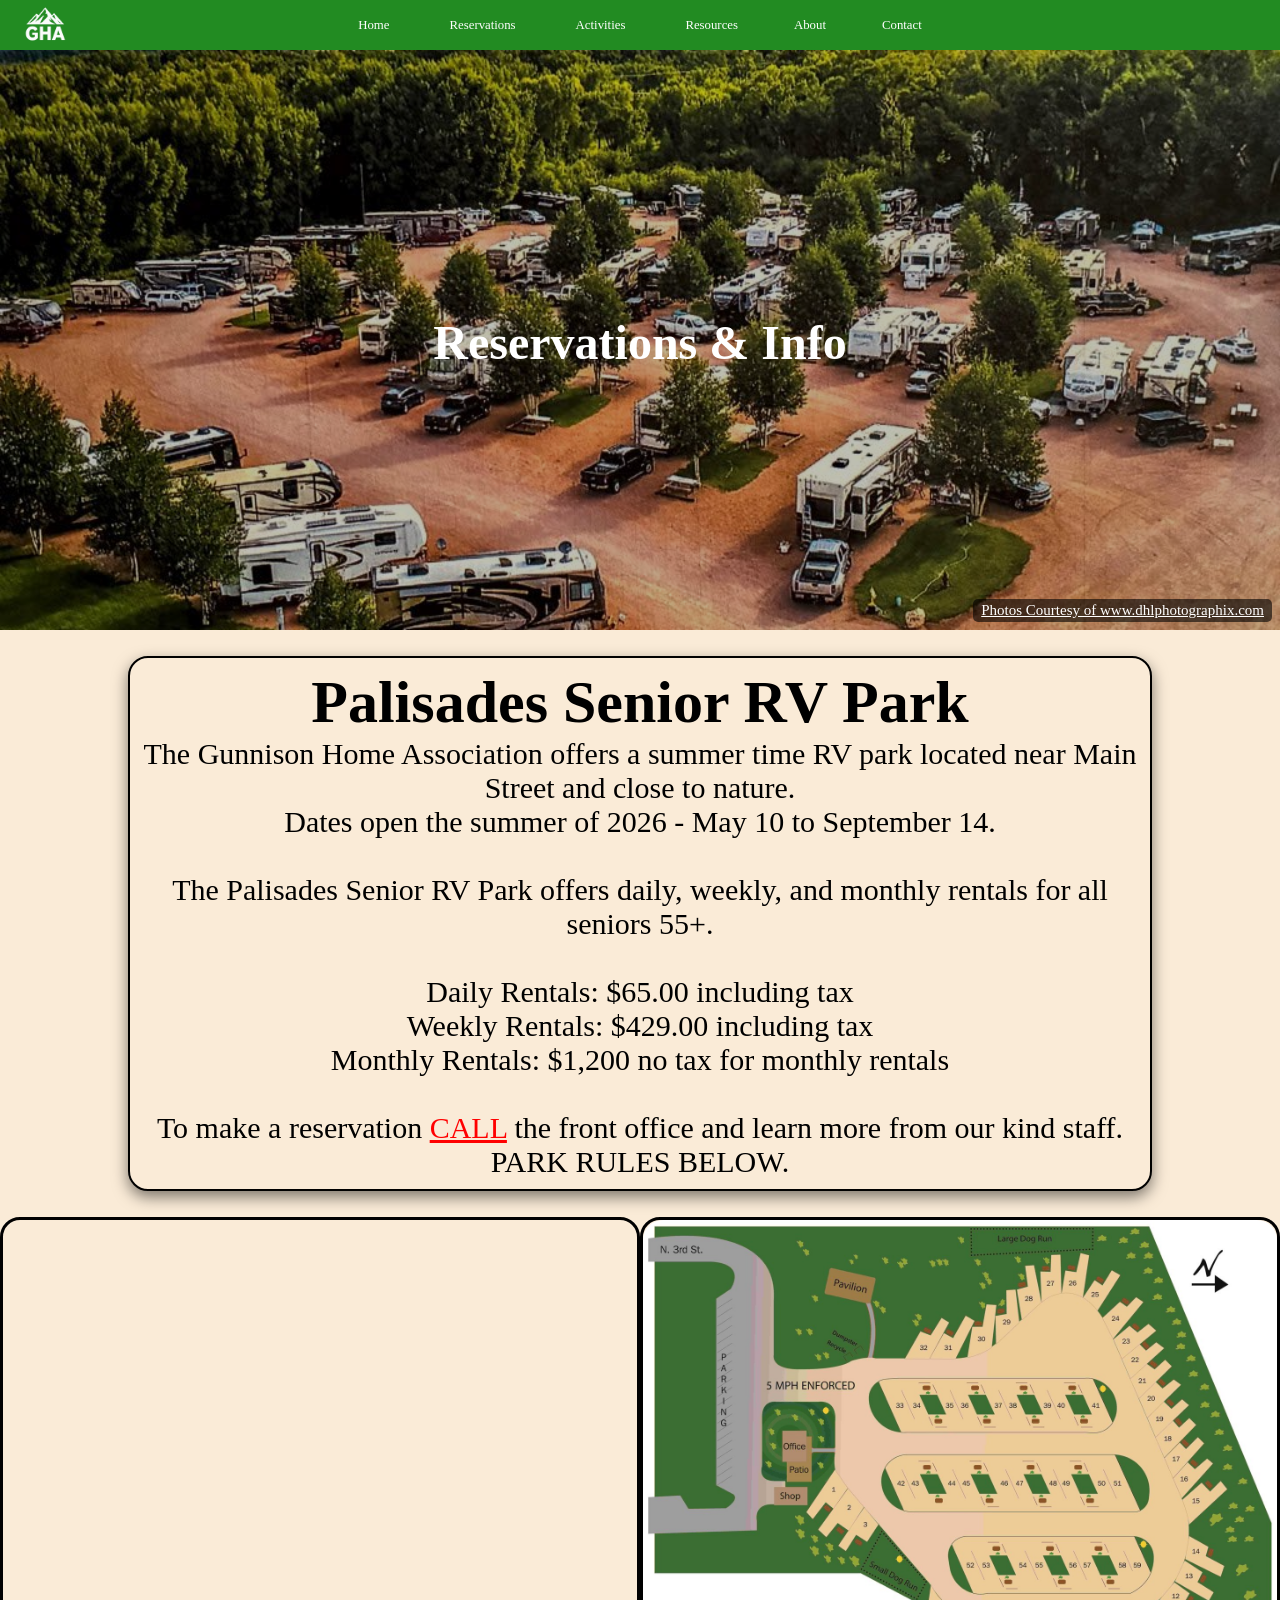
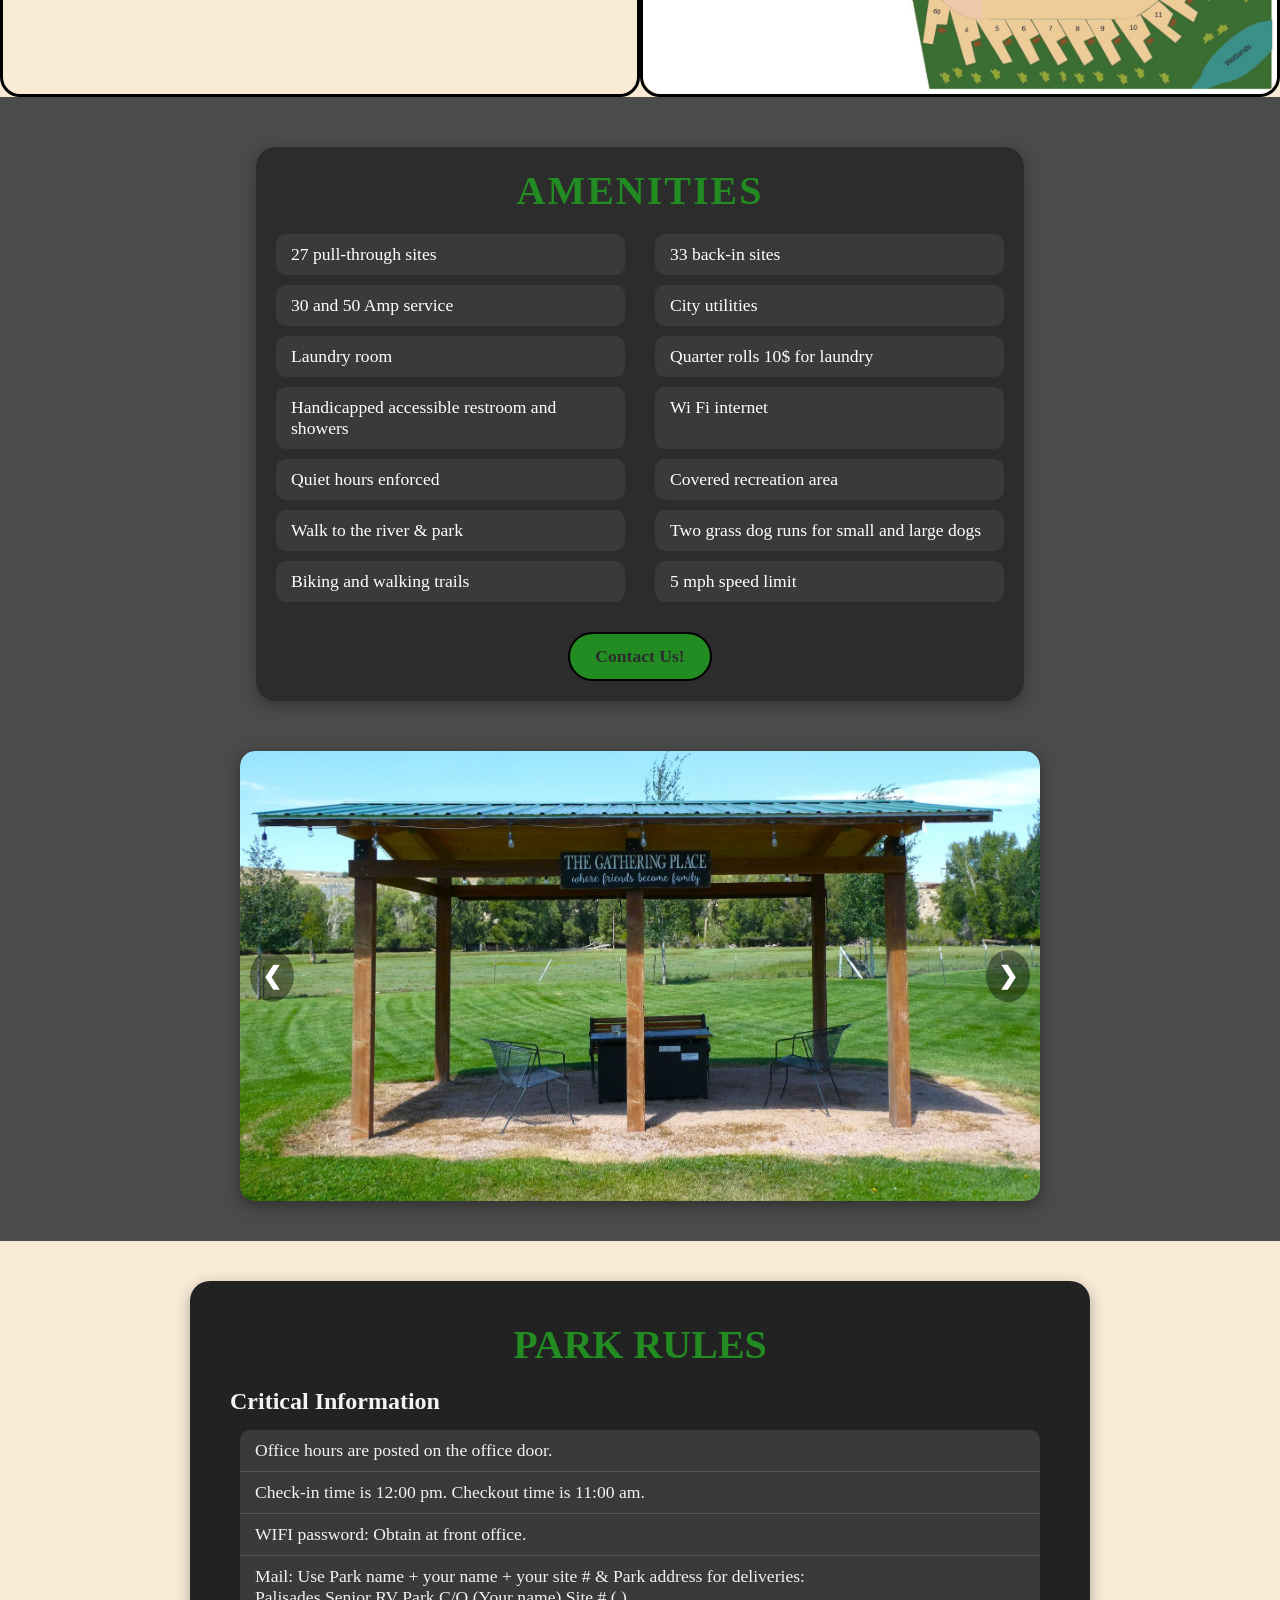
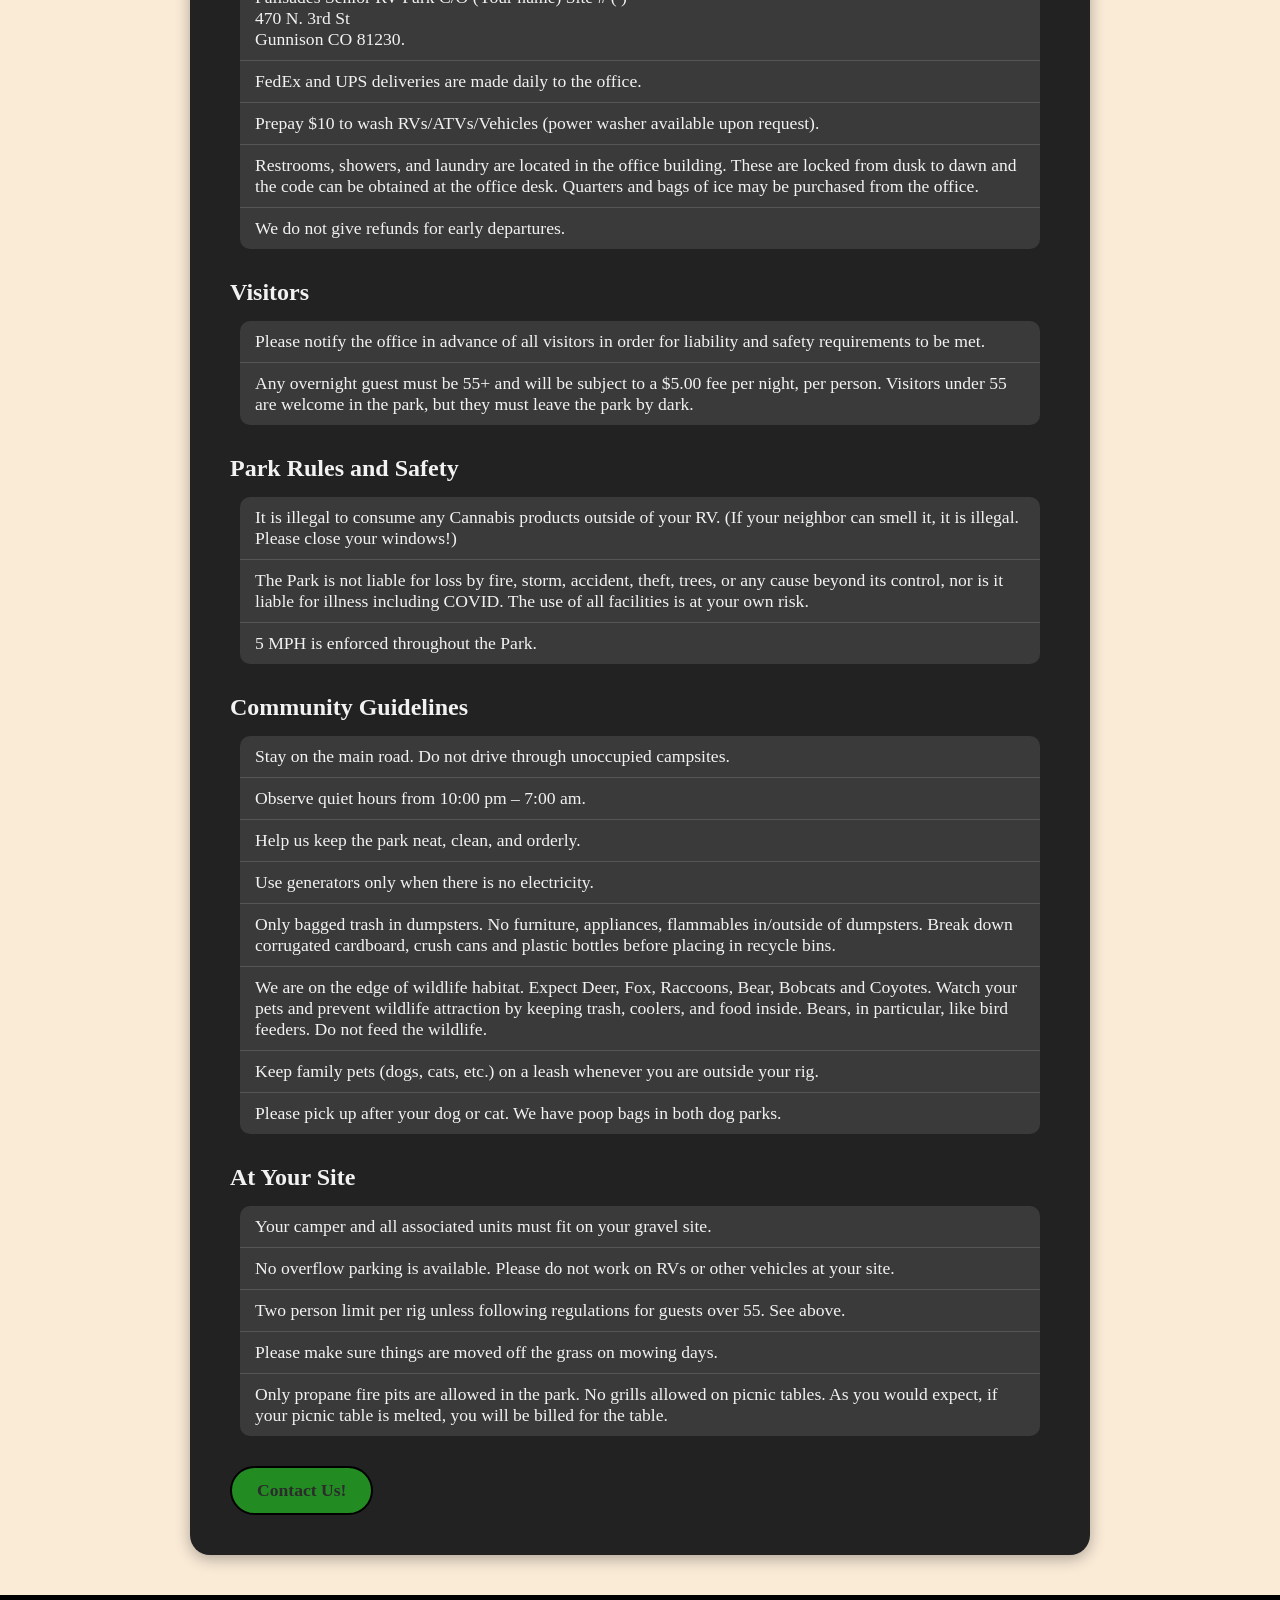
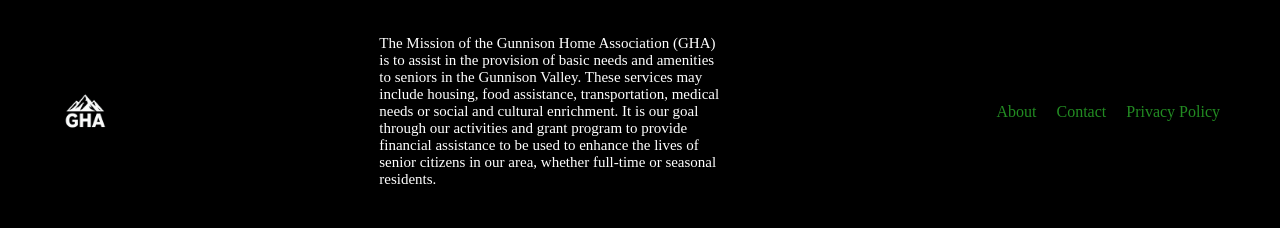
<file: reservation.html>
<!DOCTYPE html>
<html lang="en">
<head>
  <meta charset="UTF-8" />
  <meta name="viewport" content="width=device-width, initial-scale=1.0" />
  <title>Gunnison Home Association Reservations</title>
  <link rel="stylesheet" href="reservationStyle.css" />
  
</head>
<body>

  <nav class="navLinks">
    <div class="GHA_Logo"><img id="logo" src="homePhotos/ghaLogo.png"></div>
    
    <!-- Hamburger icon (mobile only) -->
    <button class="hamburger" onclick= toggleMenu()>&#9776;</button>

    <div class="center-links">
      <a href="index.html">Home</a>
      <a href="reservation.html">Reservations</a>
      <a href="activities.html">Activities</a>
      <a href="resources.html" class="active">Resources</a>
      <div class="dropdown">
        <button class="dropbtn">About
          <i class="fa fa-caret-down"></i> <!-- down arrow for drop down menu -->
        </button>
        <div class="dropdown-content">
          <a href="about.html">About Us</a>
          <a href="grants.html">Grants</a>
        </div>
      </div>
      <a href="contact.html">Contact</a>
    </div>

  </nav>

  <div class="ReservationImage">
    <script src="script.js"></script>
    <img id="scrollImg" src="reservationPhotos/rvParkSkyVeiw.jpg" alt="Reservation Image">
    <div class="imageTextMiddle"><h1>Reservations & Info </h1></div>
    <a class="credit" href ="https://www.dhlphotographix.com/" target="_blank" rel="noopener noreferrer" >Photos Courtesy of www.dhlphotographix.com</a>
  </div>
  
  <div class="resContentOne">
    <div class="resText">
      <h1>Palisades Senior RV Park  </h1>
      <p>
        The Gunnison Home Association offers a summer time RV park located near Main Street and close to nature.<br>
        Dates open the summer of 2026 - May 10 to September 14.<br>
        <br>The Palisades Senior RV Park offers daily, weekly, and monthly rentals for all seniors 55+. <br><br>
        Daily Rentals: $65.00 including tax<br>
        Weekly Rentals: $429.00 including tax<br>
        Monthly Rentals: $1,200 no tax for monthly rentals <br>
        <br>To make a reservation <a href=contact.html style="color: red;">CALL</a> the front office and learn more from our kind staff. PARK RULES BELOW.

      </p>
    </div>
  </div>
  
  <div class="mapSection">
    <div class="googleMap">
        <!-- Zoom for map controlled by adjusting !1d#######! Currently set to !1d15000.3882911152327! -->
        <!-- Future updates may effect zoom or break map. If so change to !1d8000.3882911152327! (original value) -->
        <iframe src="https://www.google.com/maps/embed?pb=!1m18!1m12!1m3!1d15000.3882911152327!2d-106.94809108788562!3d38.547866771683104!2m3!1f0!2f0!3f0!3m2!1i1024!2i768!4f13.1!3m3!1m2!1s0x873f92ededd1d8b5%3A0xa61f060d14dc0a57!2sPalisades%20Senior%20RV%20Park!5e0!3m2!1sen!2sus!4v1768585940739!5m2!1sen!2sus" style="border:0;" loading="lazy" referrerpolicy="no-referrer-when-downgrade" alt="google map image" ></iframe>
    </div>
    <div class="parkMap">
      <img id ="rightImage" src = "reservationPhotos/RVsites.jpg" alt="Park Map Image">
    </div>
  </div>

  <div class="AmenitiesContent">
      <div class="amenitiesText">
          <h1>Amenities</h1>
          <ul class="amenities">
              <li>27 pull-through sites</li>
              <li>33 back-in sites</li>
              <li>30 and 50 Amp service</li>
              <li>City utilities</li>
              <li>Laundry room</li>
              <li>Quarter rolls 10$ for laundry</li>
              <li>Handicapped accessible restroom and showers</li>
              <li>Wi Fi internet</li>
              <li>Quiet hours enforced</li>
              <li>Covered recreation area</li>
              <li>Walk to the river & park</li>
              <li>Two grass dog runs for small and large dogs </li>
              <li>Biking and walking trails</li>
              <li>5 mph speed limit</li>
          </ul>
          <a class = "standardButton" href="contact.html">Contact Us!</a>
      </div>  
      <div class = "reservationSlideShow">
          <div class="SlidesObj">
              <img id="resSlidesImg" src="" alt="Slideshow">
              <!-- Next and previous buttons -->
              <a class="next" onclick="plusSlides(1)">&#10095;</a>
              <a class="prev" onclick="plusSlides(-1)">&#10094;</a>
          </div>
  
      </div>
     </div>


    <div class="ParkRulesContent">
      <div class="parkRulesText">
        <h1>Park Rules</h1>

        <h2>Critical Information</h2>
        <ul class="rulesList">
          <li>Office hours are posted on the office door.</li>
          <li>Check-in time is 12:00 pm. Checkout time is 11:00 am.</li>
          <li>WIFI password: Obtain at front office.</li>
          <li>Mail: Use Park name + your name + your site # & Park address for deliveries:
            <br>Palisades Senior RV Park C/O (Your name) Site # ( ) <br>470 N. 3rd St <br>Gunnison CO 81230.
          </li>
          <li>FedEx and UPS deliveries are made daily to the office.</li>
          <li>Prepay $10 to wash RVs/ATVs/Vehicles (power washer available upon request).</li>
          <li>Restrooms, showers, and laundry are located in the office building. These are locked from dusk to dawn and the code can be obtained at the office desk. Quarters and bags of ice may be purchased from the office.</li>
          <li>We do not give refunds for early departures.</li>
        </ul>

        <h2>Visitors</h2>
        <ul class="rulesList">
          <li>Please notify the office in advance of all visitors in order for liability and safety requirements to be met.</li>
          <li>Any overnight guest must be 55+ and will be subject to a $5.00 fee per night, per person. Visitors under 55 are welcome in the park, but they must leave the park by dark.</li>
        </ul>

        <h2>Park Rules and Safety</h2>
        <ul class="rulesList">
          <li>It is illegal to consume any Cannabis products outside of your RV. (If your neighbor can smell it, it is illegal. Please close your windows!)</li>
          <li>The Park is not liable for loss by fire, storm, accident, theft, trees, or any cause beyond its control, nor is it liable for illness including COVID. The use of all facilities is at your own risk.</li>
          <li>5 MPH is enforced throughout the Park.</li>
        </ul>

        <h2>Community Guidelines</h2>
        <ul class="rulesList">
          <li>Stay on the main road. Do not drive through unoccupied campsites.</li>
          <li>Observe quiet hours from 10:00 pm – 7:00 am.</li>
          <li>Help us keep the park neat, clean, and orderly.</li>
          <li>Use generators only when there is no electricity.</li>
          <li>Only bagged trash in dumpsters. No furniture, appliances, flammables in/outside of dumpsters. Break down corrugated cardboard, crush cans and plastic bottles before placing in recycle bins.</li>
          <li>We are on the edge of wildlife habitat. Expect Deer, Fox, Raccoons, Bear, Bobcats and Coyotes. Watch your pets and prevent wildlife attraction by keeping trash, coolers, and food inside. Bears, in particular, like bird feeders. Do not feed the wildlife.</li>
          <li>Keep family pets (dogs, cats, etc.) on a leash whenever you are outside your rig.</li>
          <li>Please pick up after your dog or cat. We have poop bags in both dog parks.</li>
        </ul>

        <h2>At Your Site</h2>
        <ul class="rulesList">
          <li>Your camper and all associated units must fit on your gravel site.</li>
          <li>No overflow parking is available. Please do not work on RVs or other vehicles at your site.</li>
          <li>Two person limit per rig unless following regulations for guests over 55. See above.</li>
          <li>Please make sure things are moved off the grass on mowing days.</li>
          <li>Only propane fire pits are allowed in the park. No grills allowed on picnic tables. As you would expect, if your picnic table is melted, you will be billed for the table.</li>
        </ul>

        <a class="standardButton" href="contact.html">Contact Us!</a>
      </div>  
    </div>

  <!-- Footer Section -->
  <footer class="site-footer">
    <div class="footer-content">
      <div class="footer-logo">
        <img src="homePhotos/ghaLogo.png" alt="Logo" />
      </div>
      <div class="footer-text">
        <p>The Mission of the Gunnison Home Association (GHA) is to assist in the provision of basic needs and amenities to seniors in the Gunnison Valley. These services may include housing, food assistance, transportation, medical needs or social and cultural enrichment. It is our goal through our activities and grant program to provide financial assistance to be used to enhance the lives of senior citizens in our area, whether full-time or seasonal residents.
        </p>
      </div>
      <div class="footer-links">
        <a href="about.html">About</a>
        <a href="contact.html">Contact</a>
        <a href="privacypolicy.html">Privacy Policy</a>
      </div>
    </div>
  </footer>

<script src="script.js"></script>
</body>
</html>
</file>
<file: homeStyle.css>
/* Reset */
* {
  box-sizing: border-box;
  margin: 0;
  padding: 0;
}

body {
  background-color:#FAEBD7;
  opacity: 0;
  transition: opacity 0.5s ease-in-out; /* Adjust duration and easing as needed */
}

body.fade-in {
    opacity: 1;
}

b,p,h1{
  color: #000;
  font-family:'Times New Roman';
}

html, body {
  max-width: 100%;
  overflow-x: hidden; 
  font-family: "Times New Roman";
}

/* === NAVIGATION ==== */
.navLinks {
  background-color: #228B22;
  position: fixed;
  top: 0;
  width: 100%;
  z-index: 1000;
  font-size: 1vw;
  display: flex;
  align-items: center;
  justify-content: space-between;
  padding: 0 20px;
}

.GHA_Logo #logo {
  width: 50px;
  height: auto;
  display: block;
}

/* Hamburger Button */
.hamburger {
  display: none;
  font-size: 30px;
  color: white;
  cursor: pointer;
  background: none;
  border: none;
  outline: none;
  transition: background-color 0.3s;
}

/* === Center nav links (desktop) ==== */
.center-links {
  position: absolute;
  left: 50%;
  transform: translateX(-50%);
  display: flex;
  gap: 20px;
}

.center-links a {
  color: #fff;
  padding: 14px 20px;
  text-decoration: none;
  transition: background-color 0.3s;
}

.center-links a:hover, button:hover {
  background-color: #78fa2c;
}

/* === Drop Down ===*/

/* The dropdown container */
.dropdown {
  float: left;
  overflow: hidden;
}

/* Dropdown button */
.dropdown .dropbtn {
  font-size: 1vw;
  border: none;
  outline: none;
  color: white;
  padding: 14px 16px;
  background-color: inherit;
  font-family: inherit; /* Important for vertical align on mobile phones */
  margin: 0; /* Important for vertical align on mobile phones */
}

.dropdown:hover .dropbtn {
  background-color: #78fa2c;
}

/* Dropdown content (hidden by default) */
.dropdown-content {
  display: none;
  position: absolute;
  background-color: #f9f9f9;
  min-width: 160px;
  box-shadow: 0px 8px 16px 0px rgba(0,0,0,0.2);
  z-index: 1;
}

/* Links inside the dropdown */
.dropdown-content a {
  float: none;
  color: black;
  padding: 12px 16px;
  text-decoration: none;
  display: block;
  text-align: left;
}

/* Add a grey background color to dropdown links on hover */
.dropdown-content a:hover {
  background-color: #ddd;
}

/* Show the dropdown menu on hover */
.dropdown:hover .dropdown-content {
  display: block;
}

.standardButton {
  display: inline-block;
  padding: 12px 25px;
  background-color:#228B22;
  color: #2c2c2c;
  font-weight: bold;
  border-radius: 30px;
  text-decoration: none;
  font-size: 1.1rem;
  transition: all 0.3s ease;
  text-align: center;
  width: 50%;
}

.standardButton:hover {
  background-color:#78fa2c;
  transform: scale(1.05);
}

/* ======= MOBILE NAV MENU ======= */
@media (max-width: 768px) {
  .navLinks {
    flex-direction: row;
    justify-content: space-between;
    align-items: center;
  }

  .center-links {
    display: none;
    flex-direction: column;
    align-items: center;
    position: static;
    transform: none;
    width: 100%;
    background-color: #228B22;
    padding: 10px 0;
  }

  .center-links.show {
    display: flex;
  }

  .center-links a {
    padding: 10px;
    width: 100%;
    text-align: center;
    font-size: 3vw;
  }

  .hamburger {
    display: block;
  }

  .dropdown .dropbtn {
    font-size: clamp(14px, 3.5vw, 20px);
    color: white;
    background-color: inherit;
    border: none;
    outline: none;
    font-family: inherit;
  }

}

/* === HOME IMAGE === */
#scrollImage,
.HomeImage {
  width: 100%;   
  height: auto;
  display: block;
}

#scrollImg.hidden {
  opacity: 0;
  pointer-events: none;
}

.HomeImage {
  height: 50vh;
  overflow: hidden;
  margin-top: 0;
  text-align: center;
  color: #fff;
  background: black;
  position: relative;
}

.HomeImage img {
  opacity: 0.5;
  width: 100%;   
  height: 100%;
  object-fit: cover;
  display: block;
}

/* === Overlay text === */
.top-left {
  position: absolute;
  top: 50%;
  left: 5%;
  width: 40%;
}

.top-right {
  position: absolute;
  top: 50%;
  right: 5%;
  width: 40%;
}
/* Mobile View */
/* @media (max-width: 768px) {
  .top-left h1, .top-right h1 {
    font-size: 25px;
  }
    
} */

.top-left h1, .top-right h1 {
    font-size: 3vw;
    color: white;

}


/* === HOME CONTENT === */
.homeContentOne, .homeContentTwo, .homeContentThree, .homeContentFour {
  display: flex;
  flex-wrap: wrap; 
  align-items: stretch;
}

.homeText {
  padding: 1%;
  color: rgb(0, 0, 0);
  font-size: 30px;
  flex: 1 1 50%; 
  display: flex;
  flex-direction: column;
}

.homeText ul {
  padding: 3%;
  
}

@media(max-width: 768px){

  .homeText {
    padding: 5%;
    font-size: 25px;
    flex: 1 1 50%; 
    display: flex;
    flex-direction: column;
  }

}

@media (max-width: 768px) {
  .homeContentOne,
  .homeContentTwo,
  .homeContentThree,
  .homeContentFour {
    flex-direction: column;
  }

  .homeImageLeft,
  .homeImageRight,
  .homeText {
    flex: 1 1 100%;
  }
}

.homeImageRight, .homeImageLeft {
  flex: 1 1 50%;
  height: 100%;
}

.homeImageRight img,
.homeImageLeft img {
  width: 100%;
  height: auto;
  object-fit: cover;
  display: block;
}

.activities ul li {
  text-align: center;
  
}
li::marker{
  color: #228B22;
}
@media (max-width: 768px) {
  .activities {
    margin: 10px;
    font-size: 25px;
    width: fit-content;

  }
    
}

@media(max-width: 768px){

  .amenities {
    margin: 10px;
    font-size: 25px;
    width: fit-content;
    
  }
}
/* === Footer Styling === */
.site-footer {
  background-color: #000;
  color: #fff;
  padding: 40px 60px;
}

.footer-content {
  max-width: 100%;
  margin: 1 auto;
  display: flex;
  justify-content: space-between;
  align-items: center;
  flex-wrap: wrap;
}

.footer-logo img {
  height: 50px;
  width: auto;
  float: left;
}

.footer-text {
  font-size: 15px;
  width: 30%;
  float: left;
}

.footer-links {
  display: flex;
  text-align: center;
  gap: 20px;
}

.footer-links a {
  color: #fff;
  text-decoration: none;
  transition: color 0.3s;
  color: #e2d353;
}

.footer-links a:hover {
  color: #aaa;
}

.footer-text p{
  color: #fff;
}

/* === Footer Mobile === */
@media (max-width: 768px) {
  .footer-content {
    flex-direction: column;
    text-align: center;
  }

  .footer-text{
    font-size: 15px;
    width: 70%;
    float: left;
  }

  .footer-links {
    margin-top: 20px;
    flex-direction: column;
    gap: 10px;
  }
}
</file>
<file: activitiesStyle.css>
/* Reset */
* {
  box-sizing: border-box;
  margin: 0;
  padding: 0;
}

body {
  background-color: #FAEBD7
}

b,p,h1{
  font-family:'Times New Roman';
}
h1{
  
  padding: 1%;
}


html, body {
  max-width: 100%;
  overflow-x: hidden; 
  font-family: 'Times New Roman';
}

/* NAVIGATION */
.navLinks {
  background-color: #228B22;
  position: fixed;
  top: 0;
  width: 100%;
  z-index: 1000;
  font-size: 1vw;
  display: flex;
  align-items: center;
  justify-content: space-between;
  padding: 0 20px;
}

.GHA_Logo #logo {
  width: 50px;
  height: auto;
  display: block;
}

/* Hamburger Button */
.hamburger {
  display: none;
  font-size: 30px;
  color: white;
  cursor: pointer;
  background: none;
  border: none;
  outline: none;
  transition: background-color 0.3s;
}

/* Center nav links (desktop) */
.center-links {
  position: absolute;
  left: 50%;
  transform: translateX(-50%);
  display: flex;
  gap: 20px;
}

.center-links a {
  color: #fff;
  padding: 14px 20px;
  text-decoration: none;
  transition: background-color 0.3s;
}

.center-links a:hover, button:hover {
  background-color: #78fa2c;
}


/* === Drop Down ===*/

/* The dropdown container */
.dropdown {
  float: left;
  overflow: hidden;
}

/* Dropdown button */
.dropdown .dropbtn {
  font-size: 1vw;
  border: none;
  outline: none;
  color: white;
  padding: 14px 16px;
  background-color: inherit;
  font-family: inherit; /* Important for vertical align on mobile phones */
  margin: 0; /* Important for vertical align on mobile phones */
}

.dropdown:hover .dropbtn {
  background-color: #78fa2c;
}

/* Dropdown content (hidden by default) */
.dropdown-content {
  display: none;
  position: absolute;
  background-color: #f9f9f9;
  min-width: 160px;
  box-shadow: 0px 8px 16px 0px rgba(0,0,0,0.2);
  z-index: 1;
}

/* Links inside the dropdown */
.dropdown-content a {
  float: none;
  color: black;
  padding: 12px 16px;
  text-decoration: none;
  display: block;
  text-align: left;
}


.dropdown-content a:hover {
  background-color: #ddd;
}

/* Show the dropdown menu on hover */
.dropdown:hover .dropdown-content {
  display: block;
}


/* ======= MOBILE NAV MENU ======= */
@media (max-width: 768px) {
  .navLinks {
    flex-direction: row;
    justify-content: space-between;
    align-items: center;
  }

  .center-links {
    display: none;
    flex-direction: column;
    align-items: center;
    position: static;
    transform: none;
    width: 100%;
    background-color: #228B22;
    padding: 10px 0;
  }

  .center-links.show {
    display: flex;
  }

  .center-links a {
    padding: 10px;
    width: 100%;
    text-align: center;
    font-size: 3vw;
  }

  .hamburger {
    display: block;
  }
  
  .dropdown .dropbtn {
    font-size: clamp(14px, 3.5vw, 20px);
    color: white;
    background-color: inherit;
    border: none;
    outline: none;
    font-family: inherit;
  }
}
/* Shared button style */
.standardButton {
  display: inline-block;
  padding: 12px 25px;
  background-color:#228B22;
  color: #2c2c2c;
  font-weight: bold;
  border-radius: 30px;
  text-decoration: none;
  font-size: 1rem;
  transition: all 0.3s ease;
}

.standardButton:hover {
  background-color:#78fa2c;
  transform: scale(1.05);
}

/* Activity IMAGE */
#scrollImage,
.activityImage {
  width: 100vw;   
  height: auto;
  display: block;
}

#scrollImg.hidden {
  opacity: 0;
  pointer-events: none;
}


/* Overlay text */
.imageTextMiddle {
  position:absolute;
  top: 50%;
  text-align: center;
  width: 100%;
  font-size: 1.5rem;
}
/* === Activities Section === */
.activities {
  display: flex;
  flex-direction: column;
  align-items: center;
  width: 100%;
  margin: 50px auto;
  padding: 20px;
  background-color: #FAEBD7;
  border-radius: 20px;
  box-sizing: border-box;
}

.activityImage {
  height: 50vh;
  overflow: hidden;
  margin-top: 0;
  text-align: center;
  color: #fff;
  background: black;
  position: relative;
}

.activityImage img {
  opacity: 0.5;
  width: 100%;   
  height: 100%;
  object-fit: cover;
  display: block;
}

/* Each row contains 2 objects side-by-side */
.object-row {
  display: flex;
  flex-wrap: wrap;
  justify-content: center;
  gap: 40px;
  width: 100%;
  margin-bottom: 40px;
}

.object {
  display: flex;
  flex-direction: column;
  align-items: center;
  background-color: #FAEBD7;
  color: #2c2c2c;
  border-radius: 20px;
  width: 40%;
  max-width: 600px;
  min-width: 300px;
  overflow: hidden;
  box-shadow: 0 6px 15px rgba(0, 0, 0, 0.5);
  transition: transform 0.3s ease;
}

.object:hover {
  transform: scale(1.02);
}

.object-img {
  position: relative;
  width: 100%;
  aspect-ratio: 16 / 9;
  overflow: hidden;
}

.object-img img {
  width: 100%;
  height: 100%;
  object-fit: cover;
}

.objectText {
  padding: 20px;
  font-size: 1rem;
  text-align: center;
}

.objectText h1 {
  font-size: 1.5rem;
  color: #228B22;
  margin-bottom: 5px;
}

.objectText b {
  font-size: 1.25rem;
}

/* Button container */
.activitiesButton {
  text-align: center;
  padding: 20px;
  margin-top: auto;
}

.credit {
  position: absolute;
  bottom: 8px;
  right: 8px;
  padding: 3px 8px;
  font-size: 12px;
  color: white;
  background: rgba(0,0,0,0.6);
  border-radius: 5px;
  pointer-events: none; /* ensures it doesn’t block clicks */
}


/* === Responsive === */
@media (max-width: 1024px) {
  .object {
    width: 45%;
  }
}

@media (max-width: 768px) {
  .object-row {
    flex-direction: column;
    align-items: center;
  }

  .object {
    width: 90%;
    height: auto;
  }

  .objectText {
    text-align: center;
  }

  .objectText h1 {
    font-size: 1.3rem;
  }
}
/* === Footer Content === */
.site-footer {
  background-color: #000;
  color: #fff;
  padding: 40px 60px;
}

.footer-content {
  max-width: 100%;
  margin: 1 auto;
  display: flex;
  justify-content: space-between;
  align-items: center;
  flex-wrap: wrap;
}

.footer-logo img {
  height: 50px;
  width: auto;
  float: left;
}

.footer-text {
  font-size: 15px;
  width: 30%;
  float: left;
}

.footer-links {
  display: flex;
  text-align: center;
  gap: 20px;
}

.footer-links a {
  color: #228B22;
  text-decoration: none;
  transition: color 0.3s;
}

.footer-links a:hover {
  color: #78fa2c;
}

/* Footer Mobile */
@media (max-width: 600px) {
  .footer-content {
    flex-direction: column;
    text-align: center;
  }

  .footer-links {
    margin-top: 20px;
    flex-direction: column;
    gap: 10px;
  }
}
</file>
<file: contactStyle.css>
/* Reset */
* {
  box-sizing: border-box;
  margin: 0;
  padding: 0;
}


body {
  margin: 0;
  font-family: "Times New Roman";
  background-color: #FAEBD7;
  color: #fff;
}

b,p,h1{
  font-family:'Times New Roman';
}

html, body {
  max-width: 100%;
  overflow-x: hidden; 
  font-family: 'Times New Roman';
}

/* === NAVIGATION ==== */
.navLinks {
  background-color: #228B22;
  position: fixed;
  top: 0;
  width: 100%;
  z-index: 1000;
  font-size: 1vw;
  display: flex;
  align-items: center;
  justify-content: space-between;
  padding: 0 20px;
}

.GHA_Logo #logo {
  width: 50px;
  height: auto;
  display: block;
}

/* Hamburger Button */
.hamburger {
  display: none;
  font-size: 30px;
  color: white;
  cursor: pointer;
  background: none;
  border: none;
  outline: none;
  transition: background-color 0.3s;
}

/* === Center nav links (desktop) ==== */
.center-links {
  position: absolute;
  left: 50%;
  transform: translateX(-50%);
  display: flex;
  gap: 20px;
}

.center-links a {
  color: #fff;
  padding: 14px 20px;
  text-decoration: none;
  transition: background-color 0.3s;
}

.center-links a:hover, button:hover {
  background-color: #78fa2c;
}

.standardButton {
  background-color: #228B22;
  color: black;
  border: 2px solid rgb(0, 0, 0);
  padding: 10px 10px;
  text-align: center;
  text-decoration: none;
  display: inline-block;
  border-radius: 10px; /* Rounds all corners by 10 pixels */
}

.standardButton:hover {
  background-color: #78fa2c;

}

/* === Drop Down ===*/

/* The dropdown container */
.dropdown {
  float: left;
  overflow: hidden;
}

/* Dropdown button */
.dropdown .dropbtn {
  font-size: 1vw;
  border: none;
  outline: none;
  color: white;
  padding: 14px 16px;
  background-color: inherit;
  font-family: inherit; /* Important for vertical align on mobile phones */
  margin: 0; /* Important for vertical align on mobile phones */
}

.dropdown:hover .dropbtn {
  background-color: #78fa2c;
}

/* Dropdown content (hidden by default) */
.dropdown-content {
  display: none;
  position: absolute;
  background-color: #f9f9f9;
  min-width: 160px;
  box-shadow: 0px 8px 16px 0px rgba(0,0,0,0.2);
  z-index: 1;
}

/* Links inside the dropdown */
.dropdown-content a {
  float: none;
  color: black;
  padding: 12px 16px;
  text-decoration: none;
  display: block;
  text-align: left;
}

/* Add a grey background color to dropdown links on hover */
.dropdown-content a:hover {
  background-color: #ddd;
}

/* Show the dropdown menu on hover */
.dropdown:hover .dropdown-content {
  display: block;
}

/* ======= MOBILE NAV MENU ======= */
@media (max-width: 768px) {
  .navLinks {
    flex-direction: row;
    justify-content: space-between;
    align-items: center;
  }

  .center-links {
    display: none;
    flex-direction: column;
    align-items: center;
    position: static;
    transform: none;
    width: 100%;
    background-color: #228B22;
    padding: 10px 0;
  }

  .center-links.show {
    display: flex;
  }

  .center-links a {
    padding: 10px;
    width: 100%;
    text-align: center;
    font-size: 3vw;

  }

  .hamburger {
    display: block;
  }
  
  .dropdown .dropbtn {
    font-size: clamp(14px, 3.5vw, 20px);
    color: white;
    background-color: inherit;
    border: none;
    outline: none;
    font-family: inherit;
  }
}

/* === Contact Us Image ===*/
#scrollImage,
.contactUsImage {
  width: 100%;   
  height: auto;
  display: block;
}

#scrollImg.hidden {
  opacity: 0;
  pointer-events: none;
}

.contactUsImage {
  height: 50vh;
  overflow: hidden;
  margin-top: 0;
  text-align: center;
  color: #fff;
  background: black;
  position: relative;
}

.contactUsImage img {
  opacity: 0.5;
  width: 100%;   
  height: 100%;
  object-fit: cover;
  display: block;
}

/* Overlay text */
.imageTextMiddle {
  position:absolute;
  top: 50%;
  text-align: center;
  width: 100%;
  font-size: 20px;
}

.contact-section {
  padding: 60px 20px;
  display: flex;
  justify-content: center;
  align-items: center;
}

.contact-container {
  background-color: #3a3a3a;
  padding: 40px;
  border-radius: 20px;
  max-width: 1000px;
  width: 100%;
  box-shadow: 0 4px 20px rgba(0, 0, 0, 0.4);
}

.contact-container h1 {
  color:#228B22;
  text-align: center;
  font-size: 2.5rem;
  margin-bottom: 10px;
}

.contact-container p {
  text-align: center;
  margin-bottom: 40px;
  font-size: 1.1rem;
}

.contact-content {
  display: flex;
  flex-wrap: wrap;
  gap: 40px;
  justify-content: space-between;
}

.contact-info {
  flex: 1 1 300px;
}

.contact-info h2 {
  color:#ffffff;
  margin-bottom: 15px;
}

.contact-info ul {
  list-style: none;
  padding: 0;
  margin: 0;
}

.contact-info li {
  background-color: #4a4a4a;
  padding: 10px 15px;
  border-radius: 10px;
  margin-bottom: 10px;
  font-size: 1rem;
}







/* Responsive Design */
@media (max-width: 768px) {
  .contact-content {
    flex-direction: column;
  }

  .contact-container {
    padding: 30px 20px;
  }
}

/* === Footer Content === */
.site-footer {
  background-color: #000;
  color: #fff;
  padding: 40px 60px;
}

.footer-content {
  max-width: 100%;
  margin: 1 auto;
  display: flex;
  justify-content: space-between;
  align-items: center;
  flex-wrap: wrap;
}

.footer-logo img {
  height: 50px;
  width: auto;
  float: left;
}

.footer-text {
  font-size: 15px;
  width: 30%;
  float: left;
}

.footer-links {
  display: flex;
  text-align: center;
  gap: 20px;
}

.footer-links a {
  color: #fff;
  text-decoration: none;
  transition: color 0.3s;
}

.footer-links a:hover {
  color: #aaa;
}

/* Footer Mobile */
@media (max-width: 600px) {
  .footer-content {
    flex-direction: column;
    text-align: center;
  }

  .footer-links {
    margin-top: 20px;
    flex-direction: column;
    gap: 10px;
  }
}
</file>
<file: grantStyle.css>
/* Reset */
* {
  box-sizing: border-box;
  margin: 0;
  padding: 0;
}


body {
  background-color:#FAEBD7;
  opacity: 0;
  transition: opacity 0.5s ease-in-out; /* Adjust duration and easing as needed */
}

body.fade-in {
  opacity: 1;
}

html, body {
  max-width: 100%;
  overflow-x: hidden; 
  font-family: 'Times New Roman';
}

/* NAVIGATION */
.navLinks {
  background-color: #228B22;
  position: fixed;
  top: 0;
  width: 100%;
  z-index: 1000;
  font-size: 1vw;

  display: flex;
  align-items: center;
  justify-content: space-between;
  padding: 0 20px;
}

.GHA_Logo #logo {
  width: 50px;
  height: auto;
  display: block;
}

/* Hamburger Button */
.hamburger {
  display: none;
  font-size: 30px;
  color: white;
  cursor: pointer;
  background: none;
  border: none;
  outline: none;
  transition: background-color 0.3s;
}

/* Center nav links (desktop) */
.center-links {
  position: absolute;
  left: 50%;
  transform: translateX(-50%);
  display: flex;
  gap: 20px;
}

.center-links a {
  color: #fff;
  padding: 14px 20px;
  text-decoration: none;
  transition: background-color 0.3s;
}

.center-links a:hover, button:hover {
  background-color: #78fa2c;
}

.standardButton {
  background-color: #228B22;
  color: black;
  border: 2px solid rgb(0, 0, 0);
  padding: 10px 10px;
  text-align: center;
  text-decoration: none;
  display: inline-block;
  border-radius: 10px; /* Rounds all corners by 10 pixels */
}

.standardButton:hover {
  background-color: #78fa2c;

}

/* === Drop Down ===*/

/* The dropdown container */
.dropdown {
  float: left;
  overflow: hidden;
}

/* Dropdown button */
.dropdown .dropbtn {
  font-size: 1vw;
  border: none;
  outline: none;
  color: white;
  padding: 14px 16px;
  background-color: inherit;
  font-family: inherit; /* Important for vertical align on mobile phones */
  margin: 0; /* Important for vertical align on mobile phones */
}

.dropdown:hover .dropbtn {
  background-color: #78fa2c;
}

/* Dropdown content (hidden by default) */
.dropdown-content {
  display: none;
  position: absolute;
  background-color: #f9f9f9;
  min-width: 160px;
  box-shadow: 0px 8px 16px 0px rgba(0,0,0,0.2);
  z-index: 1;
}

/* Links inside the dropdown */
.dropdown-content a {
  float: none;
  color: black;
  padding: 12px 16px;
  text-decoration: none;
  display: block;
  text-align: left;
}

/* Add a grey background color to dropdown links on hover */
.dropdown-content a:hover {
  background-color: #ddd;
}

/* Show the dropdown menu on hover */
.dropdown:hover .dropdown-content {
  display: block;
}

/* ======= MOBILE NAV MENU ======= */
@media (max-width: 768px) {
  .navLinks {
    flex-direction: row;
    justify-content: space-between;
    align-items: center;
  }

  .center-links {
    display: none;
    flex-direction: column;
    align-items: center;
    position: static;
    transform: none;
    width: 100%;
    background-color: #228B22;
    padding: 10px 0;
  }

  .center-links.show {
    display: flex;
  }

  .center-links a {
    padding: 10px;
    width: 100%;
    text-align: center;
    font-size: 3vw;
  }

  .hamburger {
    display: block;
  }
  
  .dropdown .dropbtn {
    font-size: clamp(14px, 3.5vw, 20px);
    color: white;
    background-color: inherit;
    border: none;
    outline: none;
    font-family: inherit;
  }
}

/* === GRANT IMAGE ===*/
#scrollImage,
.aboutImage {
  width: 100%;   
  height: auto;
  display: block;
}

#scrollImg.hidden {
  opacity: 0;
  pointer-events: none;
}

.grantImage {
  height: 50vh;
  overflow: hidden;
  margin-top: 0;
  text-align: center;
  color: #fff;
  background: black;
  position: relative;
}

.grantImage img {
  opacity: 0.5;
  width: 100%;   
  height: 100%;
  object-fit: cover;
  display: block;
}

/* Overlay text */
.imageTextMiddle {
  position:absolute;
  top: 50%;
  text-align: center;
  width: 100%;
  font-size: 20px;
}

/* === Grant Info (Overview & Eligibility) == */

.overview-eligibility-container {
  display: flex;
  justify-content: space-between;
  align-items: center;
  gap: 2rem;
  width: 90%;
  margin: 2rem auto;
  flex-wrap:wrap;
  flex-direction: column;
}

.overview-obj, .eligibility-obj {
  flex:1;
  min-width: 350px;
  padding: 20px;
  background-color: #858585;
  overflow: hidden;
  border-radius: 5px;
  color: #fff;
  box-shadow: 0 2px 8px rgba(0,0,0,0.15);
}

.overview-text b, .eligibility-text b {
  font-size: 1.2rem;
  line-height: 1.5;
}

/* make headings pop a bit */
.overview-text h1, .eligibility-text h1 {
  margin-bottom: 0.5rem;
  font-size: 1.8rem;
}

.downloadGrantInfo {
    display: flex;
    flex-direction: column; 
    align-items: center;    
    padding: 1%;
}

/* Responsive tweak for smaller screens */
@media (max-width: 800px) {
  .mission-objective-container {
    flex-direction: column;
    gap: 1rem;
  }
}


/* === Approved Grants & Donations === */
.approvedGrantsDonations{
  display: flex;
  flex-direction: column;
  justify-content: space-between;
  text-align: center;
  align-items: stretch;
  background-color: #ffffff;
  border-radius: 20px;
  /* width: 50vw; */
  max-width: 50vw;
  min-width: 300px;
  box-shadow: 0 6px 15px rgba(0, 0, 0, 0.5);
  transition: transform 0.3s ease;
  margin: 2rem auto;
  padding: 2%;
}

.approvedGrantsDonations h1{
  font-size: 2vw;
  list-style: none;
}
.approvedGrantsDonations li{
  font-size: 1.5vw;
  list-style-type:none;
  padding: 2%;
}

@media(max-width:768px){
  .approvedGrantsDonations{
    max-width: fit-content;
  }

  .approvedGrantsDonations h1{
    font-size: 4vw;
    list-style: none;
  }
  .approvedGrantsDonations li{
    font-size: 3vw;
  }
}


/* === Grant Slideshow === */
.grants-obj {
  text-align: center;
  margin: 2rem auto;
  width: 95%;
  max-width: 1200px;
  font-family: Arial, sans-serif;
}

.grants-header {
  margin-bottom: 1.5rem;
  color: #000000;
}

/* Slide container */
.grants-slides {
  display: flex;
  align-items: stretch;
  justify-content: space-between;
  position: relative;
  gap: 1.5rem;
}

/* Navigation arrows */
.prev, .next {
  cursor: pointer;
  font-size: 2.5rem;
  font-weight: bold;
  color: #000000;
  text-decoration: none;
  padding: 0.5rem 1rem;
  user-select: none;
  transition: color 0.3s;
  align-self: center;
}

.prev:hover, .next:hover {
  color: #0077cc;
}

/* Grant cards */
.grant-obj-1, .grant-obj-2, .grant-obj-3 {
  flex: 1;
  margin: 0 0.75rem;
  display: flex;
  flex-direction: column;
  justify-content: space-between;
  background: #f7f7f7;
  border-radius: 16px;
  box-shadow: 0 4px 12px rgba(0,0,0,0.15);
  padding: 1.5rem;
  min-height: 480px;
  max-height: 480px;
  overflow: hidden;
  transition: transform 0.2s ease, box-shadow 0.2s ease;
}

.grant-obj-1:hover,
.grant-obj-2:hover,
.grant-obj-3:hover {
  transform: translateY(-6px);
  box-shadow: 0 6px 16px rgba(0,0,0,0.2);
}

/* Grant year text */
.grant-year {
  font-weight: bold;
  font-size: 1.4rem;
  margin-bottom: 0.5rem;
}

/* Grant image */
.grantImg {
  width: 100%;
  height: 220px;
  object-fit: contain;
  border-radius: 20px;
  margin-bottom: 1rem;
}

/* Grant description */
.grantBlurb {
  font-size: 1rem;
  color: #444;
  line-height: 1.4;
}

.downloadGrantInfo ul li {
  font-size: 1.5rem;
  color: #000000;
  line-height: 1.4;
}

/* Optional: responsive stacking on small screens */
@media (max-width: 768px) {
  .grants-slides {
    flex-direction: column;
  }
  

  .prev, .next {
    position: static;
    margin: 0.5rem 0;
  }

  .year-obj-1, .year-obj-2, .year-obj-3 {
    width: 100%;
    margin-bottom: 1rem;
  }
}


/* === first history === */
.history {
  position: relative;
  width: 80%;
  margin: 50px auto;
  padding: 20px;
  background-color: #f0f0f0;
  border: 1px solid #ccc;
  overflow: hidden;
  border-radius: 20px;
}

.center-line {
  position: absolute;
  top: 0;
  bottom: 0;
  left: 50%;
  width: 1px;
  background-color: black;
  transform: translateX(-50%);
}

.history-row {
  display: flex;
  justify-content: space-between;
  align-items: flex-start;
}

.left-side,.right-side {
  width: 48%;
  display: flex;
  flex-direction: column;
  gap: 10px;
}

.right-image, .left-image {
  width: 48%;
  
}

.right-image img, .left-image img {
  width: 100%;
  /* height: auto; */
  
  display: block;
  border-radius: 10px;
}

.left-image img {

  margin: auto;
}


.year h1 {
  margin: 0;
}
/* Footer Styling */
.site-footer {
  background-color: #000;
  color: #fff;
  padding: 40px 60px;
}

.footer-content {
  max-width: 100%;
  margin: 1 auto;
  display: flex;
  justify-content: space-between;
  align-items: center;
  flex-wrap: wrap;
}

.footer-logo img {
  height: 50px;
  width: auto;
  float: left;
}

.footer-text {
  font-size: 15px;
  width: 30%;
  float: left;
}

.footer-links {
  display: flex;
  text-align: center;
  gap: 20px;
}

.footer-links a {
  color: #fff;
  text-decoration: none;
  transition: color 0.3s;
}

.footer-links a:hover {
  color: #aaa;
}

/* Footer Mobile */
@media (max-width: 600px) {
  .footer-content {
    flex-direction: column;
    text-align: center;
  }

  .footer-links {
    margin-top: 20px;
    flex-direction: column;
    gap: 10px;
  }
}
</file>
<file: privacypolicy.css>
/* Reset */
* {
  box-sizing: border-box;
  margin: 0;
  padding: 0;
}


body {
  margin: 0;
  font-family: "Times New Roman";
  background-color: #FAEBD7;
  color: #fff;
}

b,p,h1{
  font-family:'Times New Roman';
}

html, body {
  max-width: 100%;
  overflow-x: hidden; 
  font-family: 'Times New Roman';
}

/* === NAVIGATION ==== */
.navLinks {
  background-color: #228B22;
  position: fixed;
  top: 0;
  width: 100%;
  z-index: 1000;
  font-size: 1vw;
  display: flex;
  align-items: center;
  justify-content: space-between;
  padding: 0 20px;
}

.GHA_Logo #logo {
  width: 50px;
  height: auto;
  display: block;
}

/* Hamburger Button */
.hamburger {
  display: none;
  font-size: 30px;
  color: white;
  cursor: pointer;
  background: none;
  border: none;
  outline: none;
  transition: background-color 0.3s;
}

/* === Center nav links (desktop) ==== */
.center-links {
  position: absolute;
  left: 50%;
  transform: translateX(-50%);
  display: flex;
  gap: 20px;
}

.center-links a {
  color: #fff;
  padding: 14px 20px;
  text-decoration: none;
  transition: background-color 0.3s;
}

.center-links a:hover, button:hover {
  background-color: #78fa2c;
}

.standardButton {
  background-color: #228B22;
  color: black;
  border: 2px solid rgb(0, 0, 0);
  padding: 10px 10px;
  text-align: center;
  text-decoration: none;
  display: inline-block;
  border-radius: 10px; /* Rounds all corners by 10 pixels */
}

.standardButton:hover {
  background-color: #78fa2c;

}

/* === Drop Down ===*/

/* The dropdown container */
.dropdown {
  float: left;
  overflow: hidden;
}

/* Dropdown button */
.dropdown .dropbtn {
  font-size: 1vw;
  border: none;
  outline: none;
  color: white;
  padding: 14px 16px;
  background-color: inherit;
  font-family: inherit; /* Important for vertical align on mobile phones */
  margin: 0; /* Important for vertical align on mobile phones */
}

.dropdown:hover .dropbtn {
  background-color: #78fa2c;
}

/* Dropdown content (hidden by default) */
.dropdown-content {
  display: none;
  position: absolute;
  background-color: #f9f9f9;
  min-width: 160px;
  box-shadow: 0px 8px 16px 0px rgba(0,0,0,0.2);
  z-index: 1;
}

/* Links inside the dropdown */
.dropdown-content a {
  float: none;
  color: black;
  padding: 12px 16px;
  text-decoration: none;
  display: block;
  text-align: left;
}

/* Add a grey background color to dropdown links on hover */
.dropdown-content a:hover {
  background-color: #ddd;
}

/* Show the dropdown menu on hover */
.dropdown:hover .dropdown-content {
  display: block;
}

/* ======= MOBILE NAV MENU ======= */
@media (max-width: 768px) {
  .navLinks {
    flex-direction: row;
    justify-content: space-between;
    align-items: center;
  }

  .center-links {
    display: none;
    flex-direction: column;
    align-items: center;
    position: static;
    transform: none;
    width: 100%;
    background-color: #228B22;
    padding: 10px 0;
  }

  .center-links.show {
    display: flex;
  }

  .center-links a {
    padding: 10px;
    width: 100%;
    text-align: center;
    font-size: 3vw;

  }

  .hamburger {
    display: block;
  }
  
  .dropdown .dropbtn {
    font-size: clamp(14px, 3.5vw, 20px);
    color: white;
    background-color: inherit;
    border: none;
    outline: none;
    font-family: inherit;
  }
}

/* === Privacy Page Image ===*/
#scrollImage,
.privacyUsImage {
  width: 100%;   
  height: auto;
  display: block;
}

.privacy-container ul {
  display: table;
  margin: 20px auto;
  padding-left: 1.2em;
  text-align: left;
}

.privacy-container ul li {
  margin-bottom: 0.4em;
}

#scrollImg.hidden {
  opacity: 0;
  pointer-events: none;
}

.privacyUsImage {
  height: 50vh;
  overflow: hidden;
  margin-top: 0;
  text-align: center;
  color: #fff;
  background: black;
  position: relative;
}

.privacyUsImage img {
  opacity: 0.5;
  width: 100%;   
  height: 100%;
  object-fit: cover;
  display: block;
}

/* Overlay text */
.imageTextMiddle {
  position:absolute;
  top: 50%;
  text-align: center;
  width: 100%;
  font-size: 20px;
}

.privacy-section {
  padding: 60px 20px;
  display: flex;
  justify-content: center;
  align-items: center;
}

.privacy-container {
  background-color: #3a3a3a;
  padding: 40px;
  border-radius: 20px;
  max-width: 1000px;
  width: 100%;
  box-shadow: 0 4px 20px rgba(0, 0, 0, 0.4);
}

.privacy-container h1 {
  color:#228B22;
  text-align: center;
  font-size: 2.5rem;
  margin-bottom: 10px;
}

.privacy-container p {
  text-align: center;
  margin-bottom: 40px;
  font-size: 1.1rem;
}

.privacy-content {
  display: flex;
  flex-wrap: wrap;
  gap: 40px;
  justify-content: space-between;
}

.privacy-info {
  flex: 1 1 300px;
}

.privacy-info h2 {
  color:#ffffff;
  margin-bottom: 15px;
}

.privacy-info ul {
  list-style: none;
  padding: 0;
  margin: 0;
}

.privacy-info li {
  background-color: #4a4a4a;
  padding: 10px 15px;
  border-radius: 10px;
  margin-bottom: 10px;
  font-size: 1rem;
}







/* Responsive Design */
@media (max-width: 768px) {
  .privacy-content {
    flex-direction: column;
  }

  .privacy-container {
    padding: 30px 20px;
  }
}

/* === Footer Content === */
.site-footer {
  background-color: #000;
  color: #fff;
  padding: 40px 60px;
}

.footer-content {
  max-width: 100%;
  margin: 1 auto;
  display: flex;
  justify-content: space-between;
  align-items: center;
  flex-wrap: wrap;
}

.footer-logo img {
  height: 50px;
  width: auto;
  float: left;
}

.footer-text {
  font-size: 15px;
  width: 30%;
  float: left;
}

.footer-links {
  display: flex;
  text-align: center;
  gap: 20px;
}

.footer-links a {
  color: #fff;
  text-decoration: none;
  transition: color 0.3s;
}

.footer-links a:hover {
  color: #aaa;
}

/* Footer Mobile */
@media (max-width: 600px) {
  .footer-content {
    flex-direction: column;
    text-align: center;
  }

  .footer-links {
    margin-top: 20px;
    flex-direction: column;
    gap: 10px;
  }
}
</file>
<file: reservationStyle.css>
/* Reset */
* {
  box-sizing: border-box;
  margin: 0;
  padding: 0;
}


body {
  background-color:#FAEBD7;
  opacity: 0;
  transition: opacity 0.5s ease-in-out; /* Adjust duration and easing as needed */
}

body.fade-in {
    opacity: 1;
}

b,p,h1{
  font-family:'Times New Roman';
}

html, body {
  max-width: 100%;
  overflow-x: hidden; 
  font-family: "Times New Roman";
}

/* === NAVIGATION ==== */
.navLinks {
  background-color: #228B22;
  position: fixed;
  top: 0;
  width: 100%;
  z-index: 1000;
  font-size: 1vw;
  display: flex;
  align-items: center;
  justify-content: space-between;
  padding: 0 20px;
}

.GHA_Logo #logo {
  width: 50px;
  height: auto;
  display: block;
}

/* Hamburger Button */
.hamburger {
  display: none;
  font-size: 30px;
  color: white;
  cursor: pointer;
  background: none;
  border: none;
  outline: none;
  transition: background-color 0.3s;
}

/* === Center nav links (desktop) ==== */
.center-links {
  position: absolute;
  left: 50%;
  transform: translateX(-50%);
  display: flex;
  gap: 20px;
}

.center-links a {
  color: #fff;
  padding: 14px 20px;
  text-decoration: none;
  transition: background-color 0.3s;
}

.center-links a:hover, button:hover {
  background-color: #78fa2c;
}

.standardButton {
  background-color: #228B22;
  color: black;
  border: 2px solid rgb(0, 0, 0);
  padding: 10px 10px;
  text-align: center;
  text-decoration: none;
  display: inline-block;
  border-radius: 10px; 
}

.standardButton:hover {
  background-color: #78fa2c;

}


/* === Drop Down ===*/

/* The dropdown container */
.dropdown {
  float: left;
  overflow: hidden;
}

/* Dropdown button */
.dropdown .dropbtn {
  font-size: 1vw;
  border: none;
  outline: none;
  color: white;
  padding: 14px 16px;
  background-color: inherit;
  font-family: inherit; /* Important for vertical align on mobile phones */
  margin: 0; /* Important for vertical align on mobile phones */
}

.dropdown:hover .dropbtn {
  background-color: #78fa2c;
}

/* Dropdown content (hidden by default) */
.dropdown-content {
  display: none;
  position: absolute;
  background-color: #f9f9f9;
  min-width: 160px;
  box-shadow: 0px 8px 16px 0px rgba(0,0,0,0.2);
  z-index: 1;
}

/* Links inside the dropdown */
.dropdown-content a {
  float: none;
  color: black;
  padding: 12px 16px;
  text-decoration: none;
  display: block;
  text-align: left;
}

/* Add a grey background color to dropdown links on hover */
.dropdown-content a:hover {
  background-color: #ddd;
}

/* Show the dropdown menu on hover */
.dropdown:hover .dropdown-content {
  display: block;
}

/* ======= MOBILE NAV MENU ======= */
@media (max-width: 768px) {
  .navLinks {
    flex-direction: row;
    justify-content: space-between;
    align-items: center;
  }

  .center-links {
    display: none;
    flex-direction: column;
    align-items: center;
    position: static;
    transform: none;
    width: 100%;
    background-color: #228B22;
    padding: 10px 0;
  }

  .center-links.show {
    display: flex;
  }

  .center-links a {
    padding: 10px;
    width: 100%;
    text-align: center;
    font-size: 3vw;

  }

  .hamburger {
    display: block;
  }

  .dropdown .dropbtn {
    font-size: clamp(14px, 3.5vw, 20px);
    color: white;
    background-color: inherit;
    border: none;
    outline: none;
    font-family: inherit;
  }
}

/* === Reservation IMAGE === */
#scrollImage,
.ReservationImage {
  width: 100%;   
  height: auto;
  display: block;
}

#scrollImg.hidden {
  opacity: 0;
  pointer-events: none;
}

.ReservationImage {
  height: 70vh;
  overflow: hidden;
  margin-top: 0;
  text-align: center;
  color: #fff;
  background: black;
  position: relative;
}

.ReservationImage img {
  opacity: 0.75;
  width: 100%;   
  height: 100%;
  object-fit: cover;
  display: block;
}

/* Overlay text */
.imageTextMiddle {
  position:absolute;
  top: 50%;
  text-align: center;
  width: 100%;
  font-size: 1.5rem;
}

.credit {
  position: absolute;
  bottom: 8px;
  right: 8px;
  padding: 3px 8px;
  font-size: 15px;
  color: white;
  background: rgba(0,0,0,0.6);
  border-radius: 5px;
  
}


/* === RESERVATION CONTENT === */
.resContentOne {
  margin: 2% 10%;
  display: flex;
  align-items: stretch;
  justify-content: center;
  border-width: 2px;
  border-style: solid;
  border-color: black;
  border-radius: 20px;
  background-color: #FAEBD7;
  box-shadow: 0 6px 15px rgba(0, 0, 0, 0.5);
  
}

.resText {
  padding: 1%;
  color: rgb(0, 0, 0);
  font-size: 30px;
  flex: 1 1 50%; 
  display: flex;
  flex-direction: column;
  text-align: center;
}

.resText ul {
  padding: 3%;
  
}

@media(max-width: 768px){

  .resText {
    padding: 5%;
    color: rgb(0, 0, 0);
    font-size: 25px;
    flex: 1 1 50%; 
    display: flex;
    flex-direction: column;
  }

}

.mapSection {
  display: flex;
  width: 100%;
  align-items: stretch;  
}

.googleMap,
.parkMap {
  border-style: solid;
  border-color: black;
  border-radius: 20px;
  flex: 1;
}

.googleMap iframe,
.parkMap img {
  border-radius: 20px;
  width: 100%;
  height: 100%;
  object-fit: cover;    
}



@media(max-width:768px){
  .resContentOne{
    flex-direction: column;
    display: flex;
  }
  .mapSection {
    width: 100%;
    flex-direction: column;  
    }
    
  .googleMap iframe{
    border-radius: 20px;
    width: 100%;
    height: 80vw;
    object-fit: cover;    
  }
}


.AmenitiesContent{
  padding: 20px;
  flex: 1 1 50%; 
  background-color: #4b4b4b;
  display: flex;
  justify-content: center;
  flex-wrap: wrap; 
  align-items: stretch;
}

.amenitiesText{
  font-size: 2vw;
  /* padding: 15px; */
  border-radius: 20px;
  background-color: #fff;
}

.amenitiesText {
  background-color: #2c2c2c; /* dark backdrop for contrast */
  color: white;
  border-radius: 20px;
  padding: 20px;
  max-width: 60vw;
  margin: 30px auto;
  box-shadow: 0 4px 15px rgba(0, 0, 0, 0.3);
  text-align: center;
}

.amenitiesText h1 {
  font-size: 2.5rem;
  margin-bottom: 20px;
  color:#228B22;
  letter-spacing: 2px;
  text-transform: uppercase;
}

.amenities {
  list-style: none;
  padding: 0;
  margin: 0 auto 30px auto;
  display: grid;
  grid-template-columns: repeat(auto-fit, minmax(250px, 1fr)); /* responsive columns */
  gap: 10px 30px;
  text-align: left;
  max-width: 800px;
}

.amenities li {
  font-size: 1.1rem;
  background-color: #3a3a3a;
  padding: 10px 15px;
  border-radius: 10px;
  transition: background-color 0.3s ease;
}

.textOutline{
  background-color: #78fa2c;

}

.amenities li:hover {
  background-color: #4d4d4d;
}

/* === Park Rules section styling ===*/
.parkRulesText {
  background-color: #222;
  color: #f2f2f2;
  border-radius: 20px;
  padding: 40px;
  max-width: 900px;
  margin: 40px auto;
  box-shadow: 0 4px 15px rgba(0, 0, 0, 0.3);
}

.parkRulesText h1 {
  color: #228B22;
  text-transform: uppercase;
  font-size: 2.5rem;
  margin-bottom: 20px;
  text-align: center;
}

.rulesList {
  list-style: none;
  padding: 0;
  margin: 15px auto 30px auto;
  max-width: 800px;
  background-color: #3a3a3a;
  border-radius: 10px;
}

.rulesList li {
  font-size: 1.1rem;
  padding: 10px 15px;
  border-bottom: 1px solid #555;
}

.rulesList li:last-child {
  border-bottom: none;
}

.rulesList li:hover {
  background-color: #4d4d4d;
}
.standardButton {
  display: inline-block;
  padding: 12px 25px;
  background-color:#228B22;
  color: #2c2c2c;
  font-weight: bold;
  border-radius: 30px;
  text-decoration: none;
  font-size: 1.1rem;
  transition: all 0.3s ease;
}

.standardButton:hover {
  background-color:#78fa2c;
  transform: scale(1.05);
}

@media (max-width: 768px) {
  .activities {
    margin: 10px;
    font-size: 25px;
    width: fit-content;

  }
    
}

@media(max-width: 768px){


  .AmenitiesContent{
    /* padding: 1%; */
    /* flex: 1 1 25%;  */
    background-color: #4b4b4b;
    display: flex;
    justify-content: center;
    flex-wrap: wrap; 
  }

  .amenitiesText {
    background-color: #2c2c2c; /* dark backdrop for contrast */
    color: white;
    border-radius: 20px;
    /* padding: 2%; */
    max-width: 100vw;
    margin: 2% ;
    box-shadow: 0 4px 15px rgba(0, 0, 0, 0.3);
    text-align: center;
  }
  .amenities {
    margin: 5%;
    font-size: 1rem;
    width: 10vw;
    
  }

  .amenities li {
    font-size: 1rem;
    background-color: #3a3a3a;
    padding: 5px 15px;
    border-radius: 10px;
    transition: background-color 0.3s ease;
  
  }
}

/* Slideshow container */
.reservationSlideShow {
  position: relative;
  width: 100%;
  max-width: 800px;
  aspect-ratio: 16 / 9;       /* keeps consistent proportions */
  margin: 20px auto;
  overflow: hidden;
  border-radius: 15px;
  box-shadow: 0 4px 15px rgba(0, 0, 0, 0.4);
}

/* Inner container (optional for future animation handling) */
.SlidesObj {
  width: 100%;
  height: 100%;
  position: relative;
}

/* Image styling */
.SlidesObj img {
  width: 100%;
  height: 100%;
  object-fit: cover;           /* fills the frame without distortion */
  display: block;
  border-radius: 15px;
  transition: opacity 0.5s ease; /* smoother transitions if slides fade */
}

/* Navigation buttons */
.next,
.prev {
  position: absolute;
  top: 50%;
  transform: translateY(-50%);
  padding: 12px;
  color: white;
  font-weight: bold;
  font-size: 24px;
  cursor: pointer;
  user-select: none;
  border-radius: 50%;
  background-color: rgba(0, 0, 0, 0.4);
  transition: background-color 0.3s;
  z-index: 2;
}

.next:hover,
.prev:hover {
  background-color: rgba(0, 0, 0, 0.6);
}

/* Button placement */
.next { right: 10px; }
.prev { left: 10px; }

/* --- RESPONSIVE BREAKPOINTS --- */

/* Tablets */
@media (max-width: 768px) {
  .reservationSlideShow {
    max-width: 95%;
    aspect-ratio: 4 / 3; /* slightly taller for mobile screens */
  }

  .next,
  .prev {
    font-size: 20px;
    padding: 10px;
  }
}

/* Phones */
@media (max-width: 480px) {
  .reservationSlideShow {
    max-width: 100%;
    margin: 10px auto;
    aspect-ratio: 1 / 1; /* square style for narrow screens */
  }

  .next,
  .prev {
    font-size: 18px;
    padding: 8px;
    background-color: rgba(0, 0, 0, 0.5);
  }

  .SlidesObj img {
    border-radius: 10px;
  }
}

/* Footer Styling */
.site-footer {
  background-color: #000;
  color: #fff;
  padding: 40px 60px;
}

.footer-content {
  max-width: 100%;
  margin: 1 auto;
  display: flex;
  justify-content: space-between;
  align-items: center;
  flex-wrap: wrap;
}

.footer-logo img {
  height: 50px;
  width: auto;
  float: left;
}

.footer-text {
  font-size: 15px;
  width: 30%;
  float: left;
}

.footer-links {
  display: flex;
  text-align: center;
  gap: 20px;
}

.footer-links a {
  color: #fff;
  text-decoration: none;
  transition: color 0.3s;
  color: #228B22;
}

.footer-links a:hover {
  color: #aaa;
}


/* === Slide Show === */
#slideShow {
  transition: opacity 1s ease-in-out;
  opacity: 1;
}
/* Footer Mobile */
@media (max-width: 768px) {
  .footer-content {
    flex-direction: column;
    text-align: center;
  }

  .footer-text{
    font-size: 15px;
    width: 70%;
    float: left;
  }

  .footer-links {
    margin-top: 20px;
    flex-direction: column;
    gap: 10px;
  }
}
</file>
